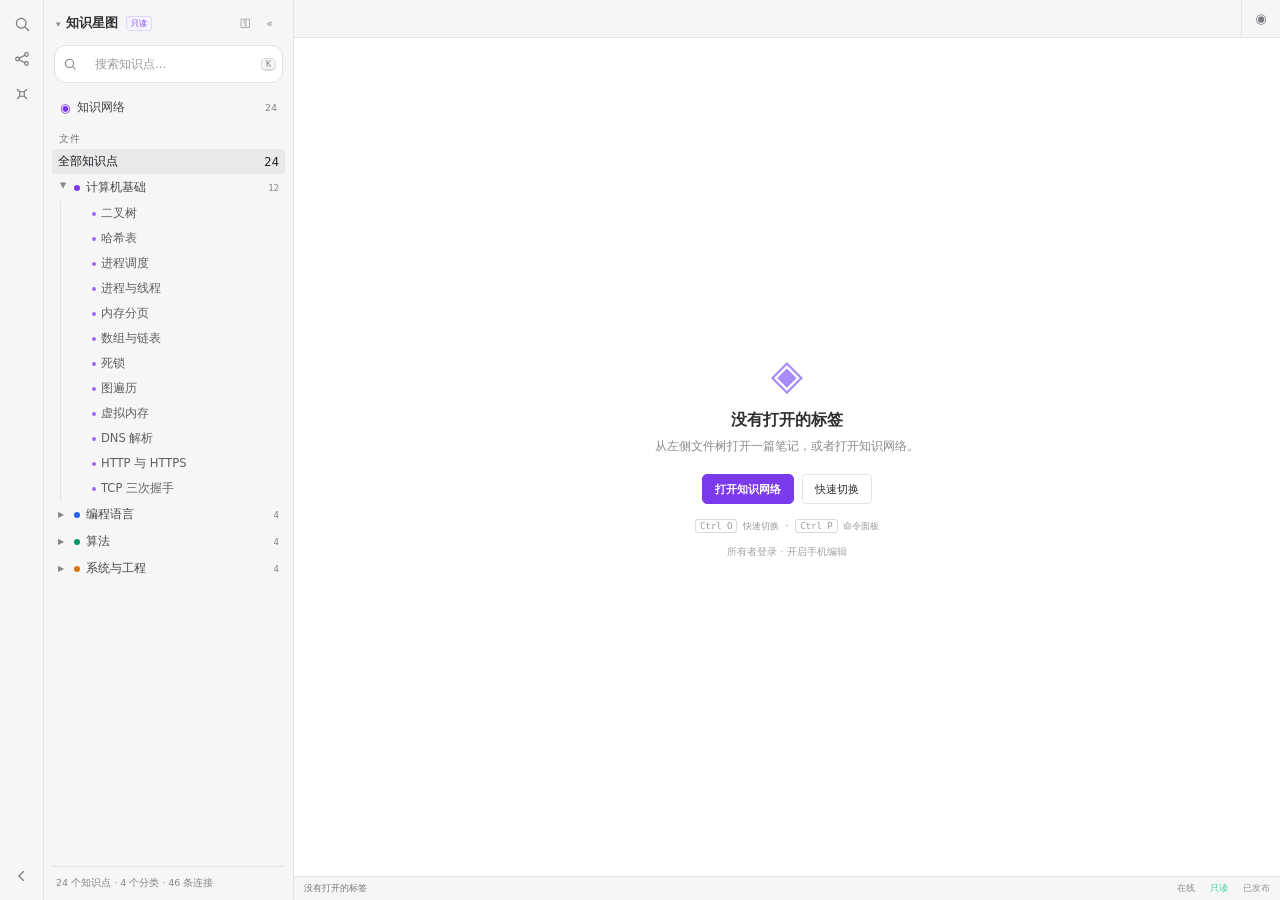
<file: prototype/index.html>
<!DOCTYPE html>
<html lang="zh-CN" data-design="8">
<head>
  <meta charset="UTF-8" />
  <meta name="viewport" content="width=device-width, initial-scale=1.0" />
  <meta name="color-scheme" content="light" />
  <meta name="theme-color" content="#ffffff" />
  <meta name="application-name" content="知识星图" />
  <meta name="mobile-web-app-capable" content="yes" />
  <meta name="apple-mobile-web-app-capable" content="yes" />
  <meta name="apple-mobile-web-app-status-bar-style" content="default" />
  <meta name="apple-mobile-web-app-title" content="知识星图" />
  <link rel="manifest" href="manifest.webmanifest" />
  <link rel="apple-touch-icon" href="icons/apple-touch-icon.png" />
  <link rel="icon" href="data:image/svg+xml,%3Csvg xmlns='http://www.w3.org/2000/svg' viewBox='0 0 16 16'%3E%3Ccircle cx='8' cy='8' r='7' fill='%237c3aed'/%3E%3C/svg%3E" />
  <title>知识星图 · 交互原型 v1.1（手机所有者编辑）</title>
  <link rel="stylesheet" href="styles.css?v=22" />
  <link rel="stylesheet" href="designs/designs.css?v=22" />
  <link rel="stylesheet" href="obsidian.css?v=22" />
</head>
<body>
  <div id="pwa-titlebar" class="pwa-titlebar" aria-hidden="true">
    <span class="pwa-titlebar-grip">⠿</span>
    <span class="pwa-titlebar-name">知识星图</span>
    <span class="pwa-titlebar-sub">KNOWLEDGE NEBULA</span>
  </div>

  <div id="app">
    <aside id="ribbon" aria-label="功能区">
      <button id="ribbon-new" class="ribbon-btn" title="新建笔记" aria-label="新建笔记">
        <svg viewBox="0 0 24 24" aria-hidden="true"><path d="M12 5v14M5 12h14"></path></svg>
      </button>
      <button id="ribbon-search" class="ribbon-btn" title="搜索" aria-label="搜索">
        <svg viewBox="0 0 24 24" aria-hidden="true"><circle cx="11" cy="11" r="6.5"></circle><path d="M16 16l5 5"></path></svg>
      </button>
      <button id="ribbon-graph" class="ribbon-btn" title="知识网络" aria-label="知识网络">
        <svg viewBox="0 0 24 24" aria-hidden="true"><circle cx="6" cy="12" r="2.4"></circle><circle cx="18" cy="6" r="2.4"></circle><circle cx="18" cy="18" r="2.4"></circle><path d="M8.2 11L15.8 7M8.2 13l7.6 4"></path></svg>
      </button>
      <button id="ribbon-palette" class="ribbon-btn" title="命令面板 (Ctrl+P)" aria-label="命令面板">
        <svg viewBox="0 0 24 24" aria-hidden="true"><path d="M9 9h6v6H9zM9 9L6 6M15 9l3-3M9 15l-3 3M15 15l3 3"></path></svg>
      </button>
      <div class="ribbon-spacer"></div>
      <button id="ribbon-install" class="ribbon-btn hidden" title="安装到桌面 / 主屏幕" aria-label="安装到桌面">
        <svg viewBox="0 0 24 24" aria-hidden="true"><path d="M12 3v11M8 10l4 4 4-4M5 21h14"></path></svg>
      </button>
      <button id="ribbon-backup" class="ribbon-btn" title="导出备份" aria-label="导出备份">
        <svg viewBox="0 0 24 24" aria-hidden="true"><path d="M12 3v6M8 6l4-4 4 4M12 21v-6M8 18l4 4 4-4M3 12h6M6 8l-4 4 4 4M21 12h-6M18 8l4 4-4 4"></path></svg>
      </button>
      <button id="ribbon-settings" class="ribbon-btn" title="收起分类栏" aria-label="收起分类栏">
        <svg viewBox="0 0 24 24" aria-hidden="true"><path d="M14 6l-6 6 6 6"></path></svg>
      </button>
    </aside>

    <aside id="sidebar" aria-label="文件">
      <div class="vault-head">
        <div class="vault-title">
          <span class="vault-grip" title="拖动窗口" aria-hidden="true">⠿</span>
          <span class="vault-chevron">▾</span>
          <span>知识星图</span>
        </div>
        <div class="vault-actions">
          <button id="vault-new" class="icon-btn" title="新建笔记" aria-label="新建笔记">＋</button>
          <button id="vault-owner" class="icon-btn owner-btn" title="所有者登录 / GitHub 发布" aria-label="所有者登录">⚿</button>
          <button id="sidebar-collapse" class="icon-btn desktop-only" title="收起分类栏" aria-label="收起分类栏" aria-expanded="true">«</button>
          <button id="sidebar-close" class="icon-btn mobile-only" aria-label="关闭分类栏">✕</button>
        </div>
      </div>

      <div class="sidebar-search">
        <svg class="search-icon" viewBox="0 0 24 24" aria-hidden="true">
          <circle cx="11" cy="11" r="7"></circle>
          <line x1="16.5" y1="16.5" x2="21" y2="21"></line>
        </svg>
        <input id="search-input" type="search" placeholder="搜索知识点…" autocomplete="off" aria-label="搜索" />
        <kbd>K</kbd>
      </div>

      <button id="sidebar-graph" class="sidebar-graph" type="button" title="打开知识网络">
        <span class="sidebar-graph-icon">◉</span>
        <span class="sidebar-graph-label">知识网络</span>
        <span id="sidebar-graph-count" class="sidebar-graph-count"></span>
      </button>

      <div class="explorer-head">
        <span>文件</span>
      </div>

      <div id="tree-section" class="tree-section">
        <div id="category-tree" class="category-tree"></div>
      </div>

      <div id="search-results" class="search-results hidden">
        <div class="section-label">搜索结果</div>
        <div id="search-result-list" class="result-list"></div>
      </div>

      <div class="sidebar-foot">
        <div id="stats" class="stats"></div>
        <div class="sidebar-actions">
          <button id="btn-add" class="btn primary side-add" title="新建知识点 (N)" aria-label="新建知识点">
            <span class="plus">+</span>新建
          </button>
          <button id="btn-more" class="icon-btn side-more" title="数据与备份" aria-label="数据与备份" aria-haspopup="menu" aria-expanded="false">⋯</button>
          <div id="more-menu" class="more-menu hidden" role="menu">
            <button id="btn-export" class="more-item" role="menuitem">导出备份 JSON</button>
            <button id="btn-import" class="more-item" role="menuitem">导入备份 JSON</button>
            <div class="more-sep"></div>
            <button id="btn-export-md" class="more-item" role="menuitem">导出 Obsidian Vault（.zip）</button>
            <button id="btn-import-md" class="more-item" role="menuitem">导入 Markdown 笔记</button>
            <button id="btn-publish" class="more-item" role="menuitem">导出发布快照</button>
            <button id="btn-publish-github" class="more-item" role="menuitem">发布到 GitHub Pages</button>
            <div class="more-sep"></div>
            <button id="btn-reset" class="more-item danger-text" role="menuitem">恢复示例数据</button>
          </div>
          <input id="import-file" type="file" accept=".json,application/json" hidden />
          <input id="import-md" type="file" accept=".md,.markdown,text/markdown" multiple hidden />
        </div>
      </div>
    </aside>

    <main id="workspace">
      <header id="workspace-tabs">
        <div id="editor-tabs" class="editor-tabs" role="tablist" aria-label="打开的标签"></div>
        <div class="tab-actions">
          <button id="tab-new" class="icon-btn" title="新建笔记" aria-label="新建笔记">＋</button>
          <button id="tab-graph" class="icon-btn" title="打开知识网络" aria-label="打开知识网络">◉</button>
        </div>
      </header>

      <section id="stage">
      <button id="sidebar-expand" class="icon-btn sidebar-expand" title="展开分类栏" aria-label="展开分类栏">»</button>
      <button id="sidebar-toggle" class="icon-btn sidebar-toggle mobile-only" aria-label="打开知识点分类">☰</button>

      <div id="empty-workspace" class="empty-workspace hidden">
        <div class="empty-mark">◈</div>
        <div class="empty-title">没有打开的标签</div>
        <p class="empty-desc">从左侧文件树打开一篇笔记，或者打开知识网络。</p>
        <div class="empty-actions">
          <button id="empty-new" class="btn">新建笔记</button>
          <button id="empty-graph" class="btn primary">打开知识网络</button>
          <button id="empty-switch" class="btn ghost">快速切换</button>
          <button id="empty-install" class="btn ghost hidden">安装到桌面</button>
        </div>
        <div class="empty-hint"><kbd>Ctrl O</kbd> 快速切换 · <kbd>Ctrl P</kbd> 命令面板</div>
        <button id="empty-owner" class="owner-entry" type="button">所有者登录 · 开启手机编辑</button>
      </div>

      <section id="graph-wrap" aria-label="3D 知识星图">
        <div id="graph"></div>
        <div id="labels-layer" aria-hidden="true"></div>
        <canvas id="graph-fallback" aria-label="知识网络 2D 兼容视图"></canvas>
        <div id="graph-fallback-tag" class="graph-fallback-tag">2D 兼容视图</div>
        <div class="vignette" aria-hidden="true"></div>

        <div class="graph-tools">
          <button id="btn-rotate" class="icon-btn active" title="暂停自动旋转" aria-label="暂停自动旋转">⟳</button>
          <button id="btn-fit" class="icon-btn" title="适配视图" aria-label="适配视图">⤢</button>
          <button id="btn-collapse-graph" class="icon-btn" title="收起图谱标签" aria-label="收起图谱标签">—</button>
        </div>

        <div id="graph-hint" class="graph-hint">
          <span class="hint-dot"></span>拖拽旋转 · 滚轮缩放 · 点击节点打开知识点
        </div>
      </section>

      <section id="data-grid" aria-label="其他数据">
        <article class="data-card card-recent">
          <div class="card-head">
            <span class="card-label">最近更新</span>
            <span class="card-sub" id="recent-count"></span>
          </div>
          <div id="recent-list" class="recent-list"></div>
        </article>

        <article class="data-card card-overview">
          <div class="card-head">
            <span class="card-label">数据概览</span>
            <span class="card-sub">实时</span>
          </div>
          <div id="overview-grid" class="overview-grid"></div>
        </article>
      </section>

      <div id="workspace-hint" aria-hidden="true">
        <div class="workspace-kicker">WORKSPACE</div>
        <div class="workspace-title">选择一个知识点</div>
        <p class="workspace-desc">点击左侧分类下的文件，或星图上的节点；内容会在这里打开并直接编辑。</p>
        <div class="workspace-meta"><kbd>N</kbd> 新建知识点 · <kbd>K</kbd> 搜索 · <kbd>Ctrl P</kbd> 命令面板 · <kbd>Ctrl O</kbd> 快速切换</div>
      </div>

      <aside id="detail-panel" aria-label="知识点页面">
        <div class="panel-head">
          <button id="panel-close" class="back-btn" title="返回星图 (Esc)">← 星图</button>
          <div class="panel-head-left">
            <span id="panel-category-chip" class="chip">—</span>
            <span id="panel-updated" class="panel-updated"></span>
          </div>
          <button id="panel-source" class="icon-btn source-btn" title="Markdown 源码 (Ctrl+Shift+M)" aria-label="Markdown 源码">M↓</button>
          <button id="panel-reading" class="icon-btn reading-btn" title="切换阅读视图 (Ctrl+E)" aria-label="切换阅读视图">▤</button>
        </div>

        <div class="note-content">
        <div class="note-body">
          <input id="kp-title" class="kp-title-input" type="text" placeholder="知识点标题" maxlength="100" aria-label="知识点标题" />

          <div class="meta-row">
            <label class="meta-field">
              <span>分类</span>
              <select id="kp-category-select" aria-label="所属分类"></select>
            </label>
            <label class="meta-field tags-field">
              <span>标签</span>
              <input id="kp-tags" type="text" placeholder="用逗号分隔，例如：进程, 并发" aria-label="标签" />
            </label>
          </div>

          <div class="toolbar" role="toolbar" aria-label="格式工具栏">
            <button type="button" data-cmd="bold" title="加粗"><b>B</b></button>
            <button type="button" data-cmd="italic" title="斜体"><i>I</i></button>
            <button type="button" data-cmd="strikeThrough" title="删除线"><s>S</s></button>
            <span class="toolbar-divider"></span>
            <button type="button" data-block="h2" title="二级标题">H2</button>
            <button type="button" data-block="h3" title="三级标题">H3</button>
            <span class="toolbar-divider"></span>
            <button type="button" data-cmd="insertUnorderedList" title="无序列表">•</button>
            <button type="button" data-cmd="insertOrderedList" title="有序列表">1.</button>
            <button type="button" data-block="blockquote" title="引用">❝</button>
            <button type="button" data-block="pre" title="代码块">&lt;/&gt;</button>
            <span class="toolbar-divider"></span>
            <button type="button" id="btn-wikilink" title="插入双向链接 [[知识点]]">[[ ]]</button>
            <button type="button" id="btn-link" title="插入普通链接">🔗</button>
            <button type="button" id="btn-image" title="插入图片">🖼</button>
            <button type="button" id="btn-table" title="插入表格">⊞</button>
            <button type="button" id="btn-formula" title="插入公式块">∑</button>
            <button type="button" id="btn-mermaid" title="插入 Mermaid 图">◇</button>
            <span class="toolbar-divider"></span>
            <button type="button" data-cmd="removeFormat" title="清除格式">⌫</button>
          </div>

          <div id="editor" class="editor" contenteditable="true" spellcheck="false" role="textbox" aria-multiline="true" aria-label="知识点正文">
            <p class="editor-placeholder">在这里直接编辑…</p>
          </div>

          <div id="markdown-source-wrap" class="markdown-source-wrap" aria-hidden="true">
            <div class="markdown-source-head">
              <span class="markdown-source-kicker">MARKDOWN</span>
              <span class="markdown-source-hint">源码 · 实时预览</span>
            </div>
            <div class="markdown-source-grid">
              <textarea id="markdown-source" class="markdown-source-input" spellcheck="false" aria-label="Markdown 源码"></textarea>
              <div id="markdown-preview" class="editor markdown-preview" aria-label="Markdown 预览"></div>
            </div>
          </div>
        </div>

        <aside id="note-inspector" class="note-inspector" aria-label="笔记信息">
          <section class="inspector-section">
            <div class="inspector-head"><span>大纲</span><span id="outline-count" class="inspector-count">0</span></div>
            <div id="note-outline" class="inspector-list"></div>
          </section>
          <section class="inspector-section">
            <div class="inspector-head"><span>反向链接</span><span id="backlink-count" class="inspector-count">0</span></div>
            <div id="note-backlinks" class="inspector-list"></div>
          </section>
          <section class="inspector-section">
            <div class="inspector-head"><span>出链</span><span id="outlink-count" class="inspector-count">0</span></div>
            <div id="note-outlinks" class="inspector-list"></div>
          </section>
        </aside>
        </div>

        <div class="panel-foot">
          <span id="save-status" class="save-status">—</span>
          <div class="panel-actions">
            <button id="btn-publish-note" class="btn tiny primary publish-note" title="发布到 GitHub Pages">发布</button>
            <button id="btn-history" class="btn tiny" title="查看版本历史">历史 <span id="history-count" class="history-count">0</span></button>
            <button id="btn-delete" class="btn tiny danger" title="删除知识点">删除</button>
          </div>
        </div>
      </aside>
      </section>

      <footer id="workspace-status">
        <span id="status-file">知识网络</span>
        <span id="status-backlinks"></span>
        <span id="status-words"></span>
        <span class="status-spacer"></span>
        <span id="status-network">在线</span>
        <span id="status-save">已保存</span>
        <span id="status-vault">知识星图</span>
      </footer>
    </main>

    <div id="mobile-overlay" class="mobile-overlay hidden"></div>
  </div>

  <div id="toast" class="toast" role="status" aria-live="polite"></div>

  <div id="owner-modal" class="modal hidden" role="dialog" aria-modal="true" aria-labelledby="owner-title">
    <div class="modal-backdrop" data-close-owner></div>
    <div class="modal-card owner-modal-card">
      <div class="modal-head">
        <div>
          <div class="history-eyebrow">OWNER · GITHUB</div>
          <h2 id="owner-title">所有者编辑</h2>
        </div>
        <button id="owner-close" class="icon-btn" aria-label="关闭所有者设置">✕</button>
      </div>
      <p class="owner-desc">
        这是一个公开只读站点。粘贴一个仅限 <strong>myfirstname600-cmd/Obsidian</strong> 仓库
        <strong>Contents: Read and write</strong> 的 GitHub Token，即可在手机/本机开启编辑，并直接把发布快照写回 GitHub Pages。
      </p>
      <label class="owner-field">
        <span>Fine-grained GitHub Token</span>
        <input id="owner-token" type="password" autocomplete="off" spellcheck="false" placeholder="github_pat_..." />
      </label>
      <div class="owner-repo">
        <span id="owner-status">未连接</span>
        <code>prototype/published-vault.js → main</code>
      </div>
      <div class="owner-steps">
        <a href="https://github.com/settings/tokens?type=beta" target="_blank" rel="noopener">打开 GitHub Token 页面</a>
        <span> → Fine-grained token → 选择仓库 Obsidian → Contents: Read and write</span>
      </div>
      <div class="owner-warning">
        Token 只保存在当前设备浏览器 localStorage；不会写入仓库。请使用最小权限 Token，并设置过期时间。共享设备建议用完清除。
      </div>
      <div class="owner-actions">
        <button id="owner-clear" class="btn tiny" type="button">清除 Token</button>
        <span class="owner-spacer"></span>
        <button id="owner-cancel" class="btn tiny" type="button">取消</button>
        <button id="owner-connect" class="btn primary tiny" type="button">验证并启用编辑</button>
      </div>
    </div>
  </div>

  <div id="history-modal" class="modal hidden" role="dialog" aria-modal="true" aria-labelledby="history-title">
    <div class="modal-backdrop" data-close-history></div>
    <div class="modal-card history-modal-card">
      <div class="modal-head">
        <div>
          <div class="history-eyebrow">VERSIONS</div>
          <h2 id="history-title">版本历史</h2>
        </div>
        <button id="history-close" class="icon-btn" aria-label="关闭版本历史">✕</button>
      </div>
      <div id="history-list" class="history-list"></div>
      <div class="history-foot">
        <span>停止输入后自动保存，并在每次保存时记录版本；最多保留 40 个。</span>
        <span class="history-local">仅存当前浏览器</span>
      </div>
    </div>
  </div>

  <div id="command-palette" class="palette hidden" role="dialog" aria-modal="true" aria-labelledby="palette-title">
    <div class="palette-backdrop" data-close-palette></div>
    <div class="palette-card">
      <div class="palette-input-row">
        <span id="palette-title" class="palette-mode">命令</span>
        <input id="palette-input" type="text" autocomplete="off" spellcheck="false" placeholder="输入命令或搜索知识点…" aria-label="命令面板输入" />
      </div>
      <div id="palette-list" class="palette-list" role="listbox"></div>
      <div class="palette-foot">
        <span><kbd>↑</kbd><kbd>↓</kbd> 选择</span>
        <span><kbd>↵</kbd> 执行</span>
        <span><kbd>esc</kbd> 关闭</span>
        <span class="palette-hint"><kbd>Ctrl</kbd>+<kbd>P</kbd> 命令 · <kbd>Ctrl</kbd>+<kbd>O</kbd> 快速切换</span>
      </div>
    </div>
  </div>

  <script src="vendor/3d-force-graph.min.js?v=22"></script>
  <script src="vendor/jszip.min.js?v=22"></script>
  <script src="data.js?v=22"></script>
  <script src="published-vault.js?v=22"></script>
  <script src="markdown.js?v=22"></script>
  <script src="app.js?v=22"></script>
  <script>
    if ('serviceWorker' in navigator && /^https?:$/.test(location.protocol)) {
      window.addEventListener('load', function () {
        navigator.serviceWorker.register('./service-worker.js', { scope: './' }).catch(function () {
          /* file://、隐私模式或本地静态服务可能不支持 SW */
        });
      });
    }
  </script>
</body>
</html>
</file>
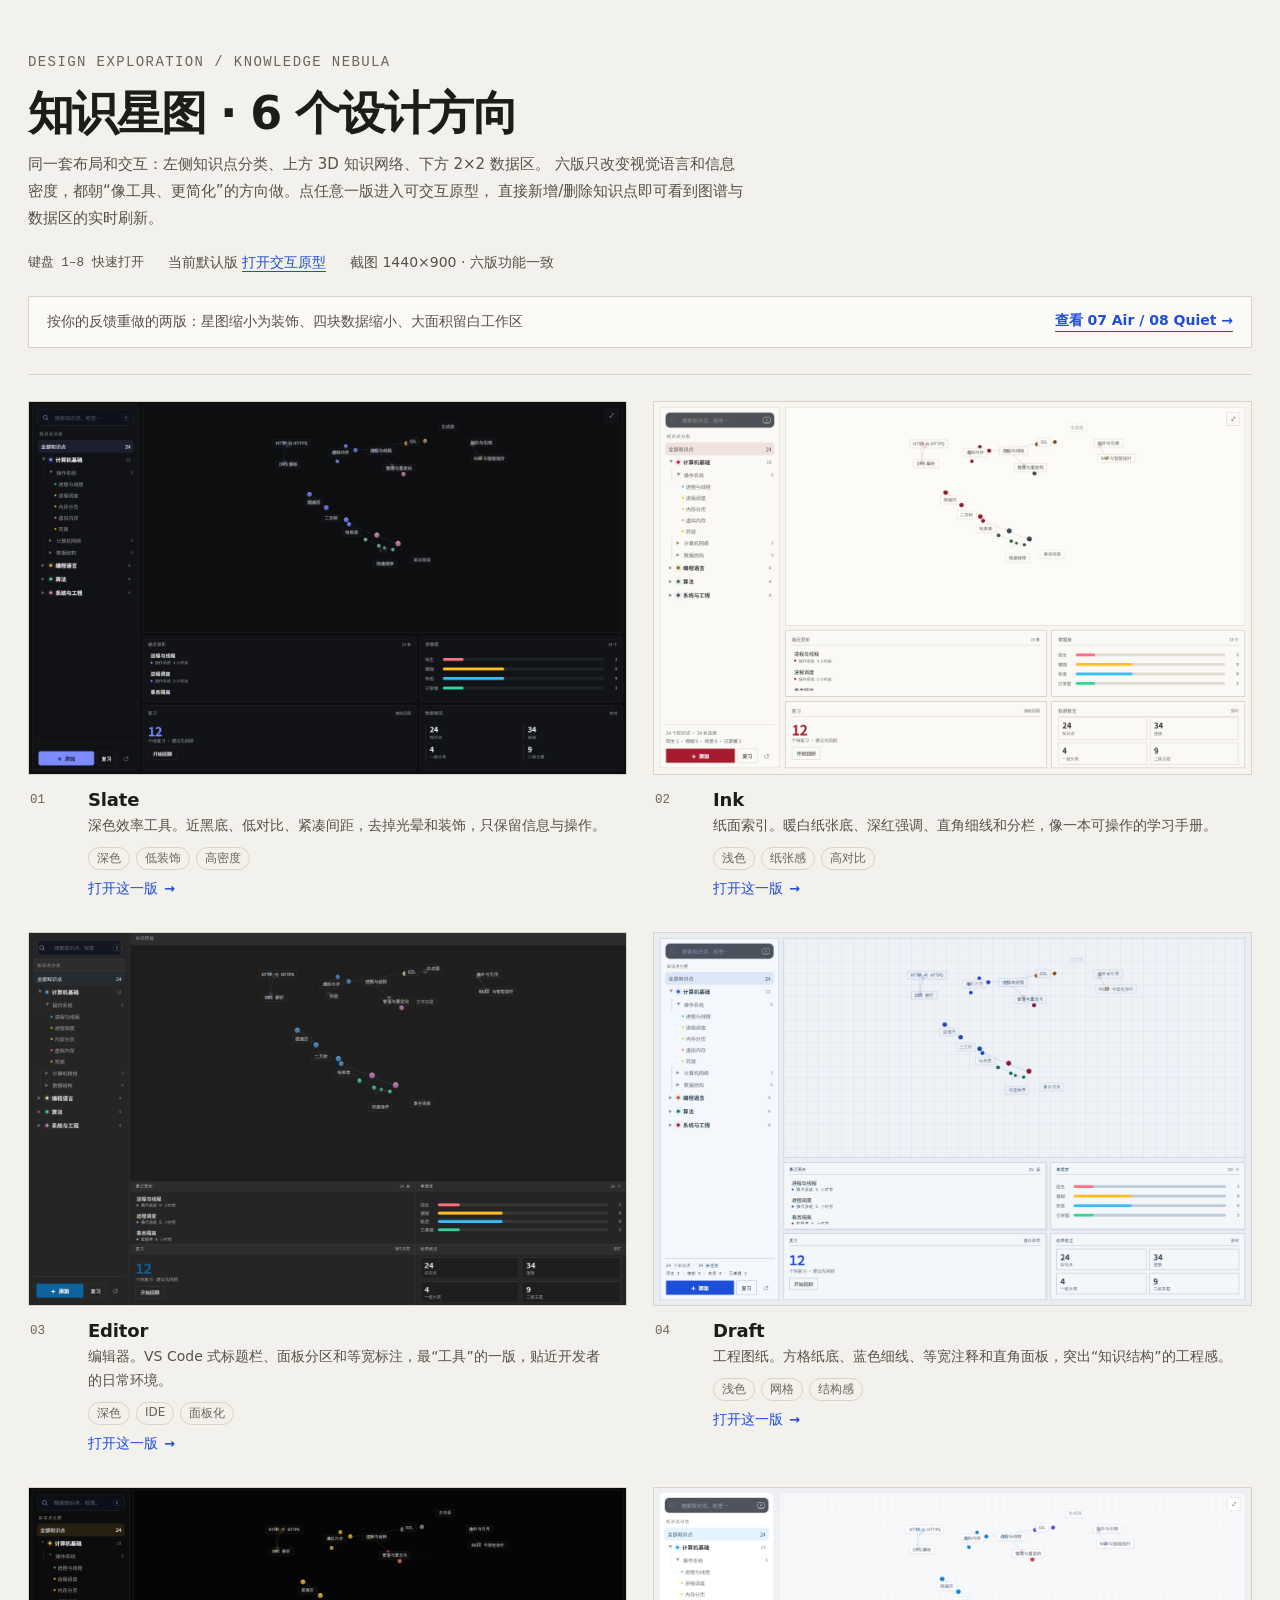
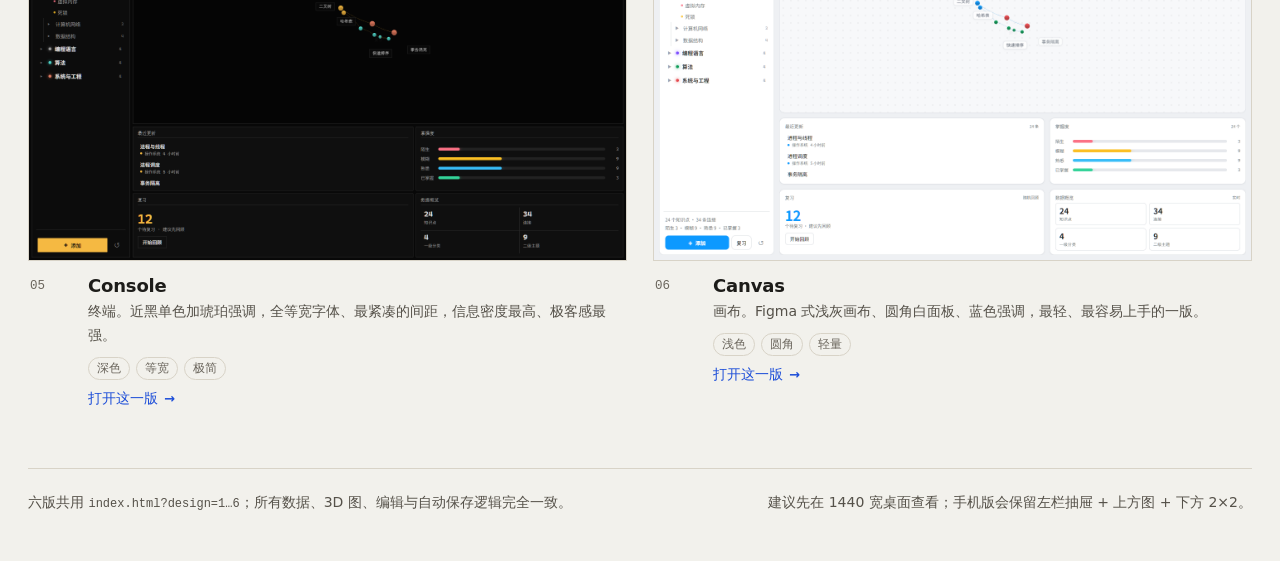
<file: prototype/designs/index.html>
<!DOCTYPE html>
<html lang="zh-CN">
<head>
  <meta charset="UTF-8" />
  <meta name="viewport" content="width=device-width, initial-scale=1.0" />
  <title>知识星图 · 6 个设计方向</title>
  <style>
    :root {
      --bg: #f2f1ec;
      --panel: #fbfaf6;
      --ink: #1d1c19;
      --muted: #555149;
      --faint: #6a655c;
      --line: #d8d3c7;
      --accent: #1d4ed8;
    }
    * { box-sizing: border-box; }
    html, body { margin: 0; background: var(--bg); color: var(--ink); }
    body {
      font-family: "Inter", "Noto Sans SC", "PingFang SC", "Microsoft YaHei", system-ui, sans-serif;
      -webkit-font-smoothing: antialiased;
    }
    a { color: inherit; text-decoration: none; }
    .wrap { width: min(1360px, calc(100vw - 56px)); margin: 0 auto; }
    header { padding: 54px 0 26px; border-bottom: 1px solid var(--line); }
    .kicker {
      font-family: "JetBrains Mono", "Cascadia Code", Consolas, monospace;
      font-size: 14px;
      letter-spacing: 0.1em;
      color: var(--faint);
      margin-bottom: 18px;
    }
    h1 {
      margin: 0 0 12px;
      font-size: clamp(28px, 4vw, 46px);
      line-height: 1.1;
      letter-spacing: -0.035em;
      font-weight: 650;
    }
    .intro {
      max-width: 720px;
      margin: 0;
      color: var(--muted);
      font-size: 15px;
      line-height: 1.8;
    }
    .meta-row {
      display: flex;
      flex-wrap: wrap;
      gap: 16px 24px;
      align-items: center;
      margin-top: 22px;
      font-size: 14px;
      color: var(--muted);
    }
    .meta-row a { color: var(--accent); border-bottom: 1px solid currentColor; padding-bottom: 1px; }
    .kbd-hint {
      font-family: "JetBrains Mono", "Cascadia Code", Consolas, monospace;
      font-size: 12.5px;
      color: var(--muted);
    }
    .round2-link {
      margin-top: 24px;
      padding: 15px 18px;
      border: 1px solid var(--line);
      background: var(--panel);
      display: flex;
      flex-wrap: wrap;
      align-items: center;
      justify-content: space-between;
      gap: 12px;
      font-size: 14px;
      color: var(--muted);
    }
    .round2-link a {
      color: var(--accent);
      font-weight: 600;
      border-bottom: 1px solid currentColor;
      padding-bottom: 1px;
    }
    main { padding: 26px 0 60px; }
    .grid {
      display: grid;
      grid-template-columns: 1fr 1fr;
      gap: 34px 26px;
    }
    .card { display: block; min-width: 0; }
    .thumb {
      position: relative;
      border: 1px solid var(--line);
      background: #e7e5df;
      overflow: hidden;
      aspect-ratio: 1440 / 900;
      transition: transform 0.35s cubic-bezier(0.2, 0.8, 0.2, 1), box-shadow 0.35s;
    }
    .thumb img { display: block; width: 100%; height: 100%; object-fit: cover; }
    .card:hover .thumb {
      transform: translateY(-4px);
      box-shadow: 0 22px 50px rgba(30, 27, 22, 0.14);
    }
    .card-meta {
      display: grid;
      grid-template-columns: 44px 1fr;
      gap: 14px;
      padding: 14px 2px 0;
    }
    .num {
      font-family: "JetBrains Mono", "Cascadia Code", Consolas, monospace;
      font-size: 12.5px;
      color: var(--faint);
      padding-top: 4px;
    }
    h2 { margin: 0 0 4px; font-size: 18px; letter-spacing: -0.01em; font-weight: 650; }
    .card p { margin: 0; color: var(--muted); font-size: 14px; line-height: 1.7; max-width: 520px; }
    .tags { display: flex; flex-wrap: wrap; gap: 6px; margin-top: 9px; }
    .tags span {
      font-size: 12px;
      color: var(--faint);
      border: 1px solid var(--line);
      padding: 2px 8px;
      border-radius: 999px;
    }
    .open {
      display: inline-flex;
      align-items: center;
      gap: 6px;
      margin-top: 10px;
      font-size: 14px;
      color: var(--accent);
      font-weight: 550;
    }
    .open::after { content: "→"; font-size: 13px; }
    footer {
      border-top: 1px solid var(--line);
      padding: 22px 0 46px;
      display: flex;
      flex-wrap: wrap;
      gap: 16px;
      justify-content: space-between;
      color: var(--muted);
      font-size: 14px;
      line-height: 1.7;
    }
    code {
      font-family: "JetBrains Mono", "Cascadia Code", Consolas, monospace;
      font-size: 12px;
      color: var(--muted);
    }
    @media (max-width: 900px) {
      .wrap { width: calc(100vw - 32px); }
      header { padding-top: 34px; }
      .grid { grid-template-columns: 1fr; gap: 30px; }
      .card-meta { grid-template-columns: 34px 1fr; }
    }
  </style>
</head>
<body>
  <div class="wrap">
    <header>
      <div class="kicker">DESIGN EXPLORATION / KNOWLEDGE NEBULA</div>
      <h1>知识星图 · 6 个设计方向</h1>
      <p class="intro">
        同一套布局和交互：左侧知识点分类、上方 3D 知识网络、下方 2×2 数据区。
        六版只改变视觉语言和信息密度，都朝“像工具、更简化”的方向做。点任意一版进入可交互原型，
        直接新增/删除知识点即可看到图谱与数据区的实时刷新。
      </p>
      <div class="meta-row">
        <span class="kbd-hint">键盘 1–8 快速打开</span>
        <span>当前默认版 <a href="../index.html">打开交互原型</a></span>
        <span>截图 1440×900 · 六版功能一致</span>
      </div>
      <div class="round2-link">
        <span>按你的反馈重做的两版：星图缩小为装饰、四块数据缩小、大面积留白工作区</span>
        <a href="round2.html">查看 07 Air / 08 Quiet →</a>
      </div>
    </header>

    <main class="grid">
      <a class="card" href="../index.html?design=1" data-key="1">
        <div class="thumb"><img src="../shots/design-1.png" alt="Slate 设计方向：深色、低装饰的效率工具" loading="lazy" /></div>
        <div class="card-meta">
          <div class="num">01</div>
          <div>
            <h2>Slate</h2>
            <p>深色效率工具。近黑底、低对比、紧凑间距，去掉光晕和装饰，只保留信息与操作。</p>
            <div class="tags"><span>深色</span><span>低装饰</span><span>高密度</span></div>
            <span class="open">打开这一版</span>
          </div>
        </div>
      </a>

      <a class="card" href="../index.html?design=2" data-key="2">
        <div class="thumb"><img src="../shots/design-2.png" alt="Ink 设计方向：暖白纸张、深红强调的索引工具" loading="lazy" /></div>
        <div class="card-meta">
          <div class="num">02</div>
          <div>
            <h2>Ink</h2>
            <p>纸面索引。暖白纸张底、深红强调、直角细线和分栏，像一本可操作的学习手册。</p>
            <div class="tags"><span>浅色</span><span>纸张感</span><span>高对比</span></div>
            <span class="open">打开这一版</span>
          </div>
        </div>
      </a>

      <a class="card" href="../index.html?design=3" data-key="3">
        <div class="thumb"><img src="../shots/design-3.png" alt="Editor 设计方向：VS Code 式编辑器界面" loading="lazy" /></div>
        <div class="card-meta">
          <div class="num">03</div>
          <div>
            <h2>Editor</h2>
            <p>编辑器。VS Code 式标题栏、面板分区和等宽标注，最“工具”的一版，贴近开发者的日常环境。</p>
            <div class="tags"><span>深色</span><span>IDE</span><span>面板化</span></div>
            <span class="open">打开这一版</span>
          </div>
        </div>
      </a>

      <a class="card" href="../index.html?design=4" data-key="4">
        <div class="thumb"><img src="../shots/design-4.png" alt="Draft 设计方向：工程图纸网格与蓝色细线" loading="lazy" /></div>
        <div class="card-meta">
          <div class="num">04</div>
          <div>
            <h2>Draft</h2>
            <p>工程图纸。方格纸底、蓝色细线、等宽注释和直角面板，突出“知识结构”的工程感。</p>
            <div class="tags"><span>浅色</span><span>网格</span><span>结构感</span></div>
            <span class="open">打开这一版</span>
          </div>
        </div>
      </a>

      <a class="card" href="../index.html?design=5" data-key="5">
        <div class="thumb"><img src="../shots/design-5.png" alt="Console 设计方向：终端式近黑单色界面" loading="lazy" /></div>
        <div class="card-meta">
          <div class="num">05</div>
          <div>
            <h2>Console</h2>
            <p>终端。近黑单色加琥珀强调，全等宽字体、最紧凑的间距，信息密度最高、极客感最强。</p>
            <div class="tags"><span>深色</span><span>等宽</span><span>极简</span></div>
            <span class="open">打开这一版</span>
          </div>
        </div>
      </a>

      <a class="card" href="../index.html?design=6" data-key="6">
        <div class="thumb"><img src="../shots/design-6.png" alt="Canvas 设计方向：Figma 式浅色画布与圆角面板" loading="lazy" /></div>
        <div class="card-meta">
          <div class="num">06</div>
          <div>
            <h2>Canvas</h2>
            <p>画布。Figma 式浅灰画布、圆角白面板、蓝色强调，最轻、最容易上手的一版。</p>
            <div class="tags"><span>浅色</span><span>圆角</span><span>轻量</span></div>
            <span class="open">打开这一版</span>
          </div>
        </div>
      </a>
    </main>

    <footer>
      <span>六版共用 <code>index.html?design=1…6</code>；所有数据、3D 图、编辑与自动保存逻辑完全一致。</span>
      <span>建议先在 1440 宽桌面查看；手机版会保留左栏抽屉 + 上方图 + 下方 2×2。</span>
    </footer>
  </div>

  <script>
    document.addEventListener('keydown', function (event) {
      if (event.target && /input|textarea|select/i.test(event.target.tagName)) return;
      if (/^[1-8]$/.test(event.key)) {
        window.location.href = '../index.html?design=' + event.key;
      }
    });
  </script>
</body>
</html>
</file>
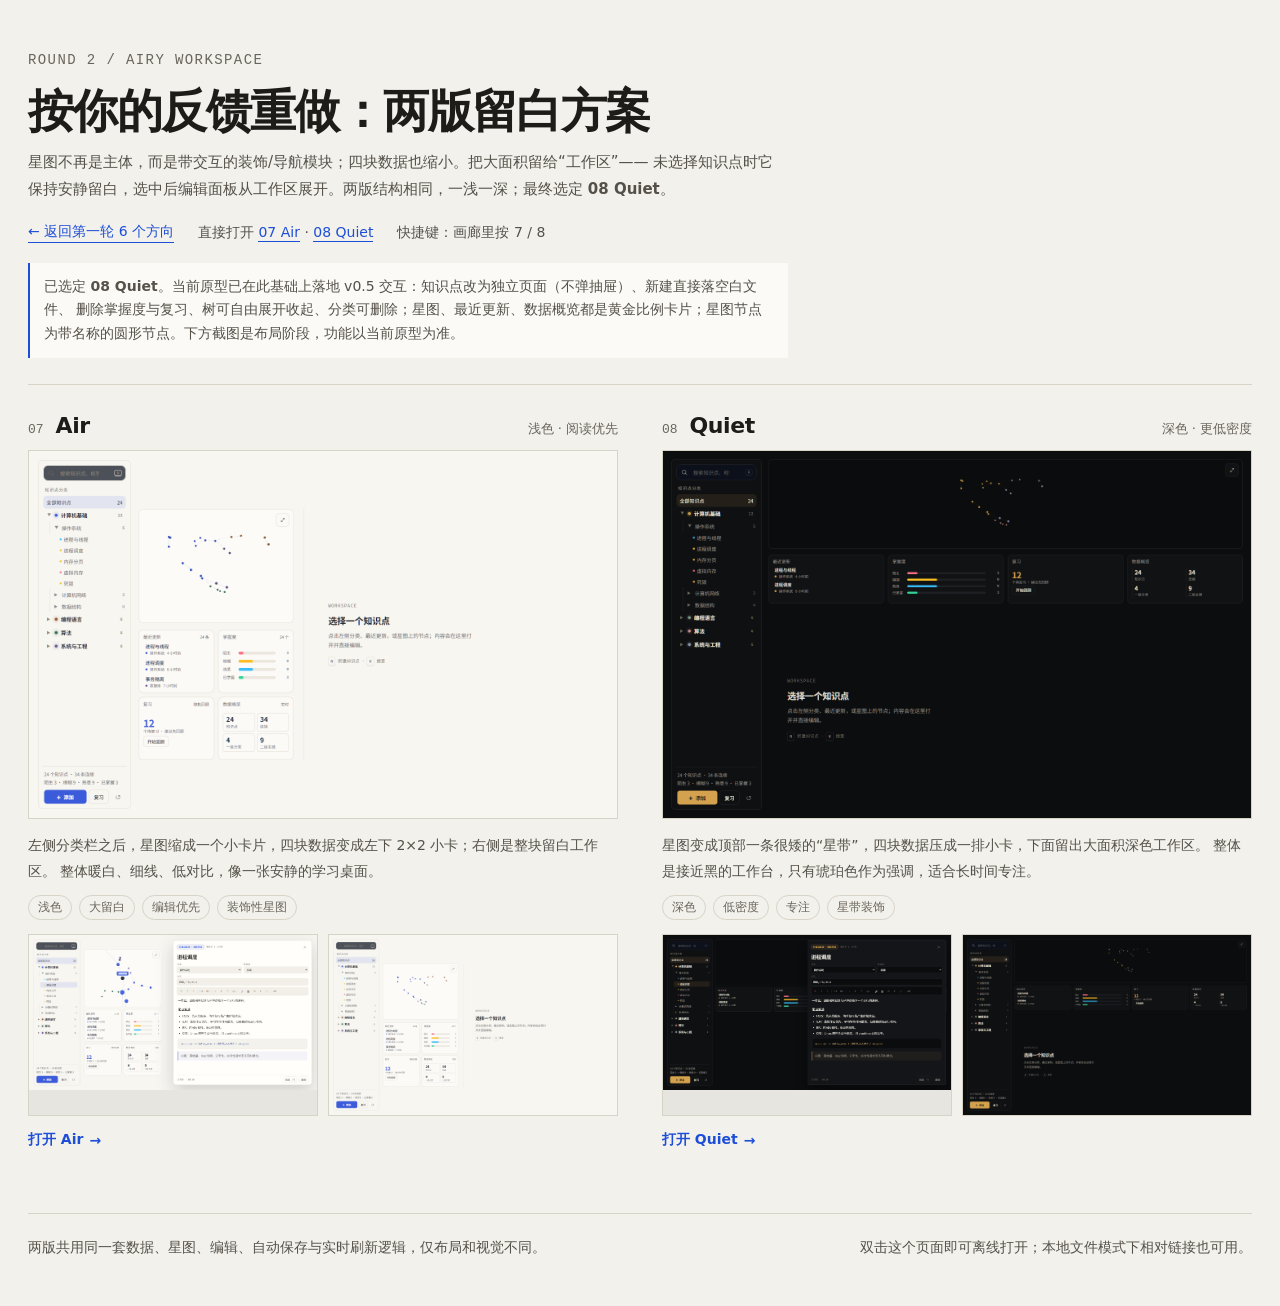
<file: prototype/designs/round2.html>
<!DOCTYPE html>
<html lang="zh-CN">
<head>
  <meta charset="UTF-8" />
  <meta name="viewport" content="width=device-width, initial-scale=1.0" />
  <title>知识星图 · 两版留白方案</title>
  <style>
    :root {
      --bg: #f2f1ec;
      --panel: #fbfaf6;
      --ink: #1d1c19;
      --muted: #555149;
      --faint: #6a655c;
      --line: #d8d3c7;
      --accent: #1d4ed8;
    }
    * { box-sizing: border-box; }
    html, body { margin: 0; background: var(--bg); color: var(--ink); }
    body {
      font-family: "Inter", "Noto Sans SC", "PingFang SC", "Microsoft YaHei", system-ui, sans-serif;
      -webkit-font-smoothing: antialiased;
    }
    a { color: inherit; text-decoration: none; }
    .wrap { width: min(1320px, calc(100vw - 56px)); margin: 0 auto; }
    header { padding: 52px 0 26px; border-bottom: 1px solid var(--line); }
    .kicker {
      font-family: "JetBrains Mono", "Cascadia Code", Consolas, monospace;
      font-size: 14px;
      letter-spacing: 0.1em;
      color: var(--faint);
      margin-bottom: 18px;
    }
    h1 {
      margin: 0 0 12px;
      font-size: clamp(28px, 4vw, 46px);
      line-height: 1.1;
      letter-spacing: -0.035em;
      font-weight: 650;
    }
    .intro { max-width: 760px; margin: 0; color: var(--muted); font-size: 15px; line-height: 1.8; }
    .meta-row {
      display: flex;
      flex-wrap: wrap;
      gap: 16px 24px;
      align-items: center;
      margin-top: 20px;
      font-size: 14px;
      color: var(--muted);
    }
    .meta-row a { color: var(--accent); border-bottom: 1px solid currentColor; padding-bottom: 1px; }
    .notice {
      margin-top: 20px;
      padding: 12px 14px;
      border-left: 2px solid var(--accent);
      background: #fbfaf6;
      color: var(--muted);
      font-size: 14px;
      line-height: 1.7;
      max-width: 760px;
    }
    main { padding: 28px 0 64px; }
    .options { display: grid; grid-template-columns: 1fr 1fr; gap: 44px; }
    .option { min-width: 0; }
    .option-head { display: flex; align-items: baseline; gap: 12px; margin-bottom: 12px; }
    .num { font-family: "JetBrains Mono", "Cascadia Code", Consolas, monospace; font-size: 13px; color: var(--faint); }
    h2 { margin: 0; font-size: 22px; letter-spacing: -0.02em; font-weight: 650; }
    .style-tag { margin-left: auto; font-size: 13px; color: var(--faint); }
    .shot {
      display: block;
      border: 1px solid var(--line);
      background: #e7e5df;
      overflow: hidden;
      transition: transform 0.3s cubic-bezier(0.2, 0.8, 0.2, 1), box-shadow 0.3s;
    }
    .shot:hover { transform: translateY(-3px); box-shadow: 0 20px 44px rgba(30, 27, 22, 0.13); }
    .shot img { display: block; width: 100%; height: auto; }
    .option p { margin: 14px 0 0; color: var(--muted); font-size: 14px; line-height: 1.8; }
    .tags { display: flex; flex-wrap: wrap; gap: 7px; margin-top: 11px; }
    .tags span { font-size: 12px; color: var(--faint); border: 1px solid var(--line); padding: 3px 9px; border-radius: 999px; }
    .thumbs {
      display: grid;
      grid-template-columns: 1fr 1fr;
      gap: 10px;
      margin-top: 14px;
    }
    .thumb { display: block; border: 1px solid var(--line); background: #e7e5df; overflow: hidden; }
    .thumb img { display: block; width: 100%; height: auto; }
    .open {
      display: inline-flex;
      align-items: center;
      gap: 6px;
      margin-top: 15px;
      color: var(--accent);
      font-size: 14px;
      font-weight: 600;
    }
    .open::after { content: "→"; }
    footer {
      border-top: 1px solid var(--line);
      padding: 22px 0 46px;
      display: flex;
      flex-wrap: wrap;
      gap: 16px;
      justify-content: space-between;
      color: var(--muted);
      font-size: 14px;
      line-height: 1.7;
    }
    code { font-family: "JetBrains Mono", "Cascadia Code", Consolas, monospace; font-size: 12.5px; }
    @media (max-width: 900px) {
      .wrap { width: calc(100vw - 32px); }
      header { padding-top: 34px; }
      .options { grid-template-columns: 1fr; gap: 36px; }
      .style-tag { display: none; }
    }
  </style>
</head>
<body>
  <div class="wrap">
    <header>
      <div class="kicker">ROUND 2 / AIRY WORKSPACE</div>
      <h1>按你的反馈重做：两版留白方案</h1>
      <p class="intro">
        星图不再是主体，而是带交互的装饰/导航模块；四块数据也缩小。把大面积留给“工作区”——
        未选择知识点时它保持安静留白，选中后编辑面板从工作区展开。两版结构相同，一浅一深；最终选定 <strong>08 Quiet</strong>。
      </p>
      <div class="meta-row">
        <a href="index.html">← 返回第一轮 6 个方向</a>
        <span>直接打开 <a href="../index.html?design=7">07 Air</a> · <a href="../index.html?design=8">08 Quiet</a></span>
        <span>快捷键：画廊里按 7 / 8</span>
      </div>
      <div class="notice">
        已选定 <strong>08 Quiet</strong>。当前原型已在此基础上落地 v0.5 交互：知识点改为独立页面（不弹抽屉）、新建直接落空白文件、
        删除掌握度与复习、树可自由展开收起、分类可删除；星图、最近更新、数据概览都是黄金比例卡片；星图节点为带名称的圆形节点。下方截图是布局阶段，功能以当前原型为准。
      </div>
    </header>

    <main class="options">
      <section class="option">
        <div class="option-head">
          <span class="num">07</span>
          <h2>Air</h2>
          <span class="style-tag">浅色 · 阅读优先</span>
        </div>
        <a class="shot" href="../index.html?design=7" aria-label="打开 Air 设计">
          <img src="../shots/design-7.png" alt="Air 设计：浅色留白布局，星图与四块数据缩在左侧" />
        </a>
        <p>
          左侧分类栏之后，星图缩成一个小卡片，四块数据变成左下 2×2 小卡；右侧是整块留白工作区。
          整体暖白、细线、低对比，像一张安静的学习桌面。
        </p>
        <div class="tags"><span>浅色</span><span>大留白</span><span>编辑优先</span><span>装饰性星图</span></div>
        <div class="thumbs">
          <a class="thumb" href="../index.html?design=7" aria-label="打开 Air 编辑状态">
            <img src="../shots/design-7-panel.png" alt="Air 选中知识点后的编辑状态" />
          </a>
          <a class="thumb" href="../index.html?design=7" aria-label="打开 Air">
            <img src="../shots/design-7.png" alt="Air 空状态" />
          </a>
        </div>
        <a class="open" href="../index.html?design=7">打开 Air</a>
      </section>

      <section class="option">
        <div class="option-head">
          <span class="num">08</span>
          <h2>Quiet</h2>
          <span class="style-tag">深色 · 更低密度</span>
        </div>
        <a class="shot" href="../index.html?design=8" aria-label="打开 Quiet 设计">
          <img src="../shots/design-8.png" alt="Quiet 设计：深色留白布局，顶部细长星图与一排小数据卡" />
        </a>
        <p>
          星图变成顶部一条很矮的“星带”，四块数据压成一排小卡，下面留出大面积深色工作区。
          整体是接近黑的工作台，只有琥珀色作为强调，适合长时间专注。
        </p>
        <div class="tags"><span>深色</span><span>低密度</span><span>专注</span><span>星带装饰</span></div>
        <div class="thumbs">
          <a class="thumb" href="../index.html?design=8" aria-label="打开 Quiet 编辑状态">
            <img src="../shots/design-8-panel.png" alt="Quiet 选中知识点后的编辑状态" />
          </a>
          <a class="thumb" href="../index.html?design=8" aria-label="打开 Quiet">
            <img src="../shots/design-8.png" alt="Quiet 空状态" />
          </a>
        </div>
        <a class="open" href="../index.html?design=8">打开 Quiet</a>
      </section>
    </main>

    <footer>
      <span>两版共用同一套数据、星图、编辑、自动保存与实时刷新逻辑，仅布局和视觉不同。</span>
      <span>双击这个页面即可离线打开；本地文件模式下相对链接也可用。</span>
    </footer>
  </div>
  <script>
    document.addEventListener('keydown', function (event) {
      if (event.target && /input|textarea|select/i.test(event.target.tagName)) return;
      if (event.key === '7') window.location.href = '../index.html?design=7';
      if (event.key === '8') window.location.href = '../index.html?design=8';
    });
  </script>
</body>
</html>
</file>
<file: prototype/styles.css>
/* 知识星图 · 交互原型 v0.1 */
:root {
  --bg: #05070f;
  --bg-soft: #0a0f1d;
  --panel: rgba(10, 16, 30, 0.82);
  --panel-solid: #0b1222;
  --line: rgba(148, 163, 184, 0.14);
  --line-strong: rgba(148, 163, 184, 0.26);
  --text: #e7ecf7;
  --muted: #8b98b8;
  --faint: #5b6785;
  --cyan: #22d3ee;
  --amber: #f59e0b;
  --emerald: #34d399;
  --pink: #f472b6;
  --violet: #a78bfa;
  --primary: #7dd3fc;
  --primary-strong: #38bdf8;
  --danger: #fb7185;
  --shadow: 0 24px 80px rgba(0, 0, 0, 0.55);
  --radius: 18px;
  --font: "Inter", "Noto Sans SC", "PingFang SC", "Microsoft YaHei", system-ui, -apple-system, sans-serif;
  --mono: "JetBrains Mono", "Cascadia Code", "SFMono-Regular", Consolas, monospace;
  --topbar-h: 64px;
}

* { box-sizing: border-box; }

html, body {
  margin: 0;
  height: 100%;
  overflow: hidden;
  background: var(--bg);
  color: var(--text);
  font-family: var(--font);
  font-size: 14px;
  -webkit-font-smoothing: antialiased;
}

button, input, select, textarea { font: inherit; color: inherit; }
button { cursor: pointer; }
a { color: var(--primary); }

::-webkit-scrollbar { width: 8px; height: 8px; }
::-webkit-scrollbar-track { background: transparent; }
::-webkit-scrollbar-thumb { background: rgba(148, 163, 184, 0.22); border-radius: 999px; }
::-webkit-scrollbar-thumb:hover { background: rgba(148, 163, 184, 0.35); }

.hidden { display: none !important; }

#app {
  position: fixed;
  inset: 0;
  overflow: hidden;
}

/* ---------- top bar ---------- */
#topbar {
  position: absolute;
  inset: 0 0 auto 0;
  height: var(--topbar-h);
  display: flex;
  align-items: center;
  gap: 18px;
  padding: 0 18px;
  z-index: 40;
  background: linear-gradient(180deg, rgba(5, 8, 16, 0.94), rgba(5, 8, 16, 0.62));
  border-bottom: 1px solid var(--line);
  backdrop-filter: blur(18px);
}

.brand {
  display: flex;
  align-items: center;
  gap: 10px;
  min-width: 180px;
  user-select: none;
}

.brand-orb {
  width: 26px;
  height: 26px;
  border-radius: 50%;
  background:
    radial-gradient(circle at 32% 28%, #e0f2fe 0 8%, transparent 34%),
    radial-gradient(circle at 65% 70%, #22d3ee 0 18%, transparent 55%),
    radial-gradient(circle at 35% 65%, #a78bfa 0 20%, transparent 62%),
    #0b1222;
  box-shadow: 0 0 18px rgba(56, 189, 248, 0.55), inset 0 0 12px rgba(34, 211, 238, 0.4);
  animation: orb-pulse 4s ease-in-out infinite;
}

@keyframes orb-pulse {
  0%, 100% { box-shadow: 0 0 14px rgba(56, 189, 248, 0.42), inset 0 0 10px rgba(34, 211, 238, 0.32); }
  50% { box-shadow: 0 0 24px rgba(56, 189, 248, 0.72), inset 0 0 14px rgba(34, 211, 238, 0.5); }
}

.brand-name { font-size: 16px; font-weight: 700; letter-spacing: 0.02em; }
.brand-badge {
  font-size: 10px;
  color: var(--faint);
  border: 1px solid var(--line);
  border-radius: 999px;
  padding: 2px 7px;
  letter-spacing: 0.04em;
}

.search-wrap {
  position: relative;
  flex: 1;
  min-width: 0;
  max-width: 560px;
  margin: 0 auto;
  display: flex;
  align-items: center;
}
.search-icon {
  position: absolute;
  left: 13px;
  width: 17px;
  height: 17px;
  fill: none;
  stroke: var(--muted);
  stroke-width: 1.8;
  stroke-linecap: round;
  pointer-events: none;
}
#search-input {
  width: 100%;
  height: 38px;
  padding: 0 52px 0 40px;
  border-radius: 12px;
  border: 1px solid var(--line);
  background: rgba(10, 16, 30, 0.72);
  outline: none;
  transition: border-color 0.2s, box-shadow 0.2s, background 0.2s;
}
#search-input::placeholder { color: var(--faint); }
#search-input:focus {
  border-color: rgba(56, 189, 248, 0.55);
  background: rgba(10, 16, 30, 0.92);
  box-shadow: 0 0 0 4px rgba(56, 189, 248, 0.1);
}
.search-wrap kbd {
  position: absolute;
  right: 12px;
  font-family: var(--mono);
  font-size: 10px;
  color: var(--faint);
  border: 1px solid var(--line);
  border-bottom-width: 2px;
  border-radius: 6px;
  padding: 2px 6px;
  pointer-events: none;
}

.topbar-actions { display: flex; align-items: center; gap: 8px; }

.btn {
  display: inline-flex;
  align-items: center;
  justify-content: center;
  gap: 7px;
  height: 36px;
  padding: 0 14px;
  border-radius: 10px;
  border: 1px solid transparent;
  background: transparent;
  color: var(--text);
  font-size: 13px;
  font-weight: 550;
  transition: transform 0.15s, background 0.2s, border-color 0.2s, box-shadow 0.2s;
  white-space: nowrap;
}
.btn:hover { transform: translateY(-1px); }
.btn:active { transform: translateY(0); }
.btn.primary {
  background: linear-gradient(135deg, #38bdf8, #818cf8);
  color: #05070f;
  font-weight: 700;
  box-shadow: 0 6px 24px rgba(56, 189, 248, 0.3);
}
.btn.primary:hover { box-shadow: 0 8px 30px rgba(56, 189, 248, 0.45); }
.btn.ghost {
  border-color: var(--line);
  background: rgba(12, 20, 38, 0.6);
  color: var(--text);
}
.btn.ghost:hover { border-color: var(--line-strong); background: rgba(18, 28, 50, 0.8); }
.btn.tiny { height: 28px; padding: 0 9px; font-size: 12px; border-color: var(--line); background: rgba(12, 20, 38, 0.6); }
.btn.tiny:hover { border-color: var(--line-strong); }
.btn.tiny.danger { color: var(--danger); }
.btn.danger:hover { border-color: rgba(251, 113, 133, 0.5); background: rgba(251, 113, 133, 0.08); }
.btn .plus { font-size: 17px; line-height: 1; }
.btn-dot { width: 7px; height: 7px; border-radius: 50%; }
.review-dot { background: var(--pink); box-shadow: 0 0 10px var(--pink); }

.icon-btn {
  width: 34px;
  height: 34px;
  display: inline-flex;
  align-items: center;
  justify-content: center;
  border-radius: 9px;
  border: 1px solid transparent;
  background: transparent;
  color: var(--muted);
  font-size: 15px;
  transition: background 0.2s, color 0.2s, border-color 0.2s;
}
.icon-btn:hover { color: var(--text); background: rgba(148, 163, 184, 0.1); border-color: var(--line); }

/* ---------- stage / graph ---------- */
#stage {
  position: absolute;
  inset: var(--topbar-h) 0 0 0;
  overflow: hidden;
}

#graph-wrap {
  position: absolute;
  inset: 0;
  z-index: 1;
  background:
    radial-gradient(ellipse at 50% 42%, rgba(22, 48, 92, 0.28), transparent 62%),
    radial-gradient(ellipse at 82% 84%, rgba(88, 28, 74, 0.16), transparent 55%),
    var(--bg);
}
#graph { position: absolute; inset: 0; }
#graph canvas { display: block; }
.graph-error {
  position: absolute;
  inset: 0;
  display: flex;
  align-items: center;
  justify-content: center;
  color: var(--danger);
  font-size: 13px;
  padding: 24px;
  text-align: center;
}

#labels-layer {
  position: absolute;
  inset: 0;
  overflow: hidden;
  pointer-events: none;
  z-index: 3;
}
.node-label {
  position: absolute;
  left: 0;
  top: 0;
  max-width: 150px;
  overflow: hidden;
  text-overflow: ellipsis;
  white-space: nowrap;
  padding: 2px 7px;
  border-radius: 6px;
  font-size: 11px;
  font-weight: 550;
  line-height: 1.35;
  color: rgba(226, 236, 255, 0.82);
  background: rgba(5, 9, 18, 0.55);
  border: 1px solid rgba(148, 163, 184, 0.12);
  backdrop-filter: blur(4px);
  transform: translate(-50%, -50%);
  transition: opacity 0.25s, color 0.2s, border-color 0.2s, background 0.2s;
  opacity: 0;
  will-change: transform, opacity;
}
.node-label.visible { opacity: 0.82; }
.node-label.is-hover { opacity: 1; color: #fff; border-color: rgba(148, 163, 184, 0.4); }
.node-label.is-selected {
  opacity: 1;
  color: #05070f;
  background: linear-gradient(135deg, #e0f2fe, #bae6fd);
  border-color: transparent;
  font-weight: 700;
  box-shadow: 0 4px 18px rgba(56, 189, 248, 0.35);
}
.node-label.is-match { opacity: 1; color: #fefce8; border-color: rgba(250, 204, 21, 0.5); }
.node-label.is-dim { opacity: 0.18; }

.vignette {
  position: absolute;
  inset: 0;
  z-index: 2;
  pointer-events: none;
  background:
    radial-gradient(ellipse at center, transparent 46%, rgba(5, 7, 15, 0.55) 100%),
    linear-gradient(180deg, rgba(5, 7, 15, 0.25), transparent 16%, transparent 82%, rgba(5, 7, 15, 0.6));
}

.graph-hint {
  position: absolute;
  left: 50%;
  bottom: 22px;
  transform: translateX(-50%);
  z-index: 12;
  display: flex;
  align-items: center;
  gap: 8px;
  padding: 8px 14px;
  border-radius: 999px;
  border: 1px solid var(--line);
  background: rgba(8, 13, 26, 0.72);
  color: var(--muted);
  font-size: 12px;
  backdrop-filter: blur(12px);
  transition: opacity 0.6s;
  pointer-events: none;
}
.graph-hint.faded { opacity: 0; }
.hint-dot { width: 6px; height: 6px; border-radius: 50%; background: var(--cyan); box-shadow: 0 0 10px var(--cyan); }

.fab-stack {
  position: absolute;
  right: 18px;
  bottom: 78px;
  z-index: 16;
  display: none;
  flex-direction: column;
  gap: 10px;
  align-items: flex-end;
}
.fab {
  width: 52px;
  height: 52px;
  border-radius: 50%;
  border: 1px solid rgba(226, 236, 255, 0.28);
  background: linear-gradient(135deg, #38bdf8, #818cf8);
  color: #05070f;
  font-size: 26px;
  font-weight: 600;
  line-height: 1;
  display: flex;
  align-items: center;
  justify-content: center;
  box-shadow: 0 10px 30px rgba(56, 189, 248, 0.35);
}
.fab-secondary {
  width: 44px;
  height: 44px;
  font-size: 19px;
  background: rgba(10, 18, 34, 0.9);
  color: #f9a8d4;
  border-color: rgba(249, 168, 212, 0.4);
  box-shadow: 0 8px 24px rgba(244, 114, 182, 0.18);
}

.legend {
  position: absolute;
  left: 322px;
  bottom: 22px;
  z-index: 12;
  display: flex;
  flex-direction: column;
  gap: 7px;
  padding: 11px 13px;
  border-radius: 12px;
  border: 1px solid var(--line);
  background: rgba(8, 13, 26, 0.68);
  backdrop-filter: blur(12px);
  font-size: 11px;
  color: var(--muted);
}
.legend-title { font-size: 10px; letter-spacing: 0.14em; color: var(--faint); text-transform: uppercase; }
.legend-item { display: flex; align-items: center; gap: 8px; border: 0; background: transparent; color: var(--muted); padding: 2px 0; font-size: 11px; text-align: left; }
.legend-item:hover { color: var(--text); }
.legend-item.is-active { color: var(--text); }
.legend-swatch { width: 9px; height: 9px; border-radius: 50%; box-shadow: 0 0 8px currentColor; }
.legend-line { width: 16px; height: 1px; background: linear-gradient(90deg, transparent, var(--pink)); position: relative; }
.legend-line::after { content: ""; position: absolute; right: 0; top: -2px; width: 4px; height: 4px; border-radius: 50%; background: var(--pink); }
.legend-divider { height: 1px; background: var(--line); margin: 2px 0; }

/* ---------- sidebar ---------- */
#sidebar {
  position: absolute;
  left: 0;
  top: 0;
  bottom: 0;
  width: 300px;
  z-index: 20;
  display: flex;
  flex-direction: column;
  padding: 18px 14px 14px;
  background: linear-gradient(180deg, rgba(8, 13, 26, 0.88), rgba(6, 10, 20, 0.78));
  border-right: 1px solid var(--line);
  backdrop-filter: blur(20px);
  transition: transform 0.3s ease;
}
.sidebar-head { display: flex; align-items: flex-start; justify-content: space-between; padding: 2px 6px 14px; }
.eyebrow { font-size: 10px; letter-spacing: 0.18em; text-transform: uppercase; color: var(--faint); margin-bottom: 5px; }
.sidebar-title { font-size: 17px; font-weight: 700; letter-spacing: 0.01em; }
.section-label { font-size: 10px; letter-spacing: 0.14em; text-transform: uppercase; color: var(--faint); padding: 0 8px; margin: 10px 0 8px; }
.recent-label { margin-top: 18px; }

.category-tree { overflow-y: auto; padding-right: 2px; min-height: 0; }
.tree-all,
.tree-top {
  width: 100%;
  display: flex;
  align-items: center;
  gap: 8px;
  padding: 7px 8px;
  border: 0;
  border-radius: 8px;
  background: transparent;
  color: var(--text);
  text-align: left;
  font-size: 13px;
  transition: background 0.15s;
}
.tree-all { color: var(--muted); font-size: 12px; justify-content: space-between; }
.tree-all:hover, .tree-top:hover, .tree-topic:hover, .tree-kp:hover { background: rgba(148, 163, 184, 0.08); }
.tree-all.is-active, .tree-top.is-active, .tree-topic.is-active { background: rgba(56, 189, 248, 0.1); color: #e0f2fe; }
.tree-top { font-weight: 650; }
.tree-top .dot { width: 7px; height: 7px; border-radius: 50%; flex: 0 0 auto; }
.tree-top .count, .tree-topic .count { margin-left: auto; font-family: var(--mono); font-size: 10px; color: var(--faint); }
.chevron { width: 12px; font-size: 9px; color: var(--faint); transition: transform 0.2s; flex: 0 0 auto; }
.tree-top.is-expanded .chevron, .tree-topic.is-expanded .chevron { transform: rotate(90deg); }
.tree-children { padding-left: 10px; }
.tree-topic {
  width: 100%;
  display: flex;
  align-items: center;
  gap: 7px;
  padding: 6px 8px 6px 10px;
  border: 0;
  border-left: 1px solid var(--line);
  margin-left: 5px;
  background: transparent;
  color: var(--muted);
  text-align: left;
  font-size: 12px;
  border-radius: 0 7px 7px 0;
}
.tree-topic.is-expanded { color: var(--text); }
.tree-kp {
  width: 100%;
  display: flex;
  align-items: center;
  gap: 5px;
  padding: 5px 8px 5px 20px;
  border: 0;
  background: transparent;
  color: var(--muted);
  text-align: left;
  font-size: 12px;
  border-radius: 6px;
  overflow: hidden;
}
.tree-kp span { overflow: hidden; text-overflow: ellipsis; white-space: nowrap; }
.tree-kp.is-current { background: rgba(125, 211, 252, 0.12); color: #e0f2fe; }
.tree-kp .mastery-dot { width: 5px; height: 5px; border-radius: 50%; flex: 0 0 auto; opacity: 0.85; }

.recent-list { display: flex; flex-direction: column; gap: 3px; padding: 0 2px; }
.recent-item {
  display: flex;
  flex-direction: column;
  gap: 2px;
  padding: 7px 8px;
  border: 0;
  border-radius: 8px;
  background: transparent;
  text-align: left;
  color: var(--text);
}
.recent-item:hover { background: rgba(148, 163, 184, 0.08); }
.recent-title { font-size: 12px; font-weight: 550; }
.recent-meta { display: flex; align-items: center; gap: 6px; color: var(--faint); font-size: 10px; }
.recent-dot { width: 5px; height: 5px; border-radius: 50%; }

.search-results { padding: 0 2px; overflow-y: auto; }
.result-list { display: flex; flex-direction: column; gap: 4px; }
.result-item {
  display: flex;
  flex-direction: column;
  gap: 3px;
  padding: 8px;
  border-radius: 8px;
  border: 1px solid transparent;
  background: transparent;
  text-align: left;
  color: var(--text);
}
.result-item:hover { background: rgba(148, 163, 184, 0.08); border-color: var(--line); }
.result-title { font-size: 12.5px; font-weight: 600; }
.result-snippet { font-size: 11px; color: var(--muted); line-height: 1.5; display: -webkit-box; -webkit-line-clamp: 2; -webkit-box-orient: vertical; overflow: hidden; }
.result-empty { padding: 14px 8px; color: var(--faint); font-size: 12px; line-height: 1.6; }

.sidebar-foot { margin-top: auto; padding: 12px 6px 2px; border-top: 1px solid var(--line); }
.stats { font-size: 11px; color: var(--faint); line-height: 1.6; }
.link-btn { border: 0; background: transparent; color: var(--faint); font-size: 11px; padding: 6px 0 0; text-decoration: underline; text-underline-offset: 3px; }
.link-btn:hover { color: var(--muted); }

/* ---------- detail panel ---------- */
#detail-panel {
  position: absolute;
  right: 0;
  top: 0;
  bottom: 0;
  width: 460px;
  z-index: 30;
  display: flex;
  flex-direction: column;
  padding: 16px 18px 12px;
  background: linear-gradient(180deg, rgba(11, 18, 34, 0.97), rgba(8, 13, 26, 0.97));
  border-left: 1px solid var(--line-strong);
  box-shadow: -30px 0 80px rgba(0, 0, 0, 0.45);
  transform: translateX(calc(100% + 40px));
  opacity: 0;
  transition: transform 0.32s cubic-bezier(0.2, 0.8, 0.2, 1), opacity 0.25s;
  backdrop-filter: blur(24px);
}
#detail-panel.open { transform: translateX(0); opacity: 1; }

.panel-head { display: flex; align-items: center; justify-content: space-between; gap: 10px; }
.panel-head-left { display: flex; align-items: center; gap: 10px; min-width: 0; }
.chip {
  display: inline-flex;
  align-items: center;
  gap: 5px;
  height: 22px;
  padding: 0 9px;
  border-radius: 999px;
  font-size: 10.5px;
  font-weight: 600;
  letter-spacing: 0.02em;
  color: #c7f9ff;
  background: rgba(34, 211, 238, 0.1);
  border: 1px solid rgba(34, 211, 238, 0.28);
  white-space: nowrap;
}
.panel-updated { font-size: 10.5px; color: var(--faint); font-family: var(--mono); white-space: nowrap; overflow: hidden; text-overflow: ellipsis; }

.kp-title-input {
  width: 100%;
  margin: 14px 0 10px;
  padding: 2px 0;
  border: 0;
  border-bottom: 1px solid transparent;
  background: transparent;
  outline: none;
  font-size: 25px;
  font-weight: 750;
  letter-spacing: -0.01em;
  line-height: 1.25;
  color: var(--text);
}
.kp-title-input:focus { border-bottom-color: rgba(56, 189, 248, 0.35); }
.kp-title-input::placeholder { color: var(--faint); }

.meta-row { display: flex; gap: 10px; margin-bottom: 8px; }
.meta-field { display: flex; flex-direction: column; gap: 4px; min-width: 0; }
.meta-row .meta-field { flex: 1; }
.meta-field > span { font-size: 10px; letter-spacing: 0.08em; color: var(--faint); text-transform: uppercase; }
.meta-field select,
.meta-field input {
  width: 100%;
  height: 32px;
  padding: 0 9px;
  border-radius: 8px;
  border: 1px solid var(--line);
  background: rgba(8, 13, 26, 0.8);
  color: var(--text);
  outline: none;
  font-size: 12px;
}
.meta-field select:focus, .meta-field input:focus { border-color: rgba(56, 189, 248, 0.45); }
.tags-field { flex: 0 0 auto; width: 100%; margin-bottom: 10px; }

.toolbar {
  display: flex;
  align-items: center;
  flex-wrap: wrap;
  gap: 2px;
  padding: 5px;
  border-radius: 10px;
  border: 1px solid var(--line);
  background: rgba(8, 13, 26, 0.6);
  margin-bottom: 10px;
}
.toolbar button {
  min-width: 28px;
  height: 27px;
  padding: 0 6px;
  border: 0;
  border-radius: 6px;
  background: transparent;
  color: var(--muted);
  font-size: 11.5px;
  transition: background 0.15s, color 0.15s;
}
.toolbar button:hover { background: rgba(148, 163, 184, 0.14); color: var(--text); }
.toolbar-divider { width: 1px; height: 15px; background: var(--line); margin: 0 3px; }

.editor {
  flex: 1;
  min-height: 0;
  overflow-y: auto;
  padding: 4px 4px 30px;
  outline: none;
  font-size: 14px;
  line-height: 1.82;
  color: #dbe3f3;
}
.editor-placeholder { color: var(--faint); }
.editor h2 { font-size: 19px; margin: 20px 0 8px; color: #f1f5ff; }
.editor h3 { font-size: 15px; margin: 16px 0 6px; color: #e7ecf7; letter-spacing: 0.01em; }
.editor p { margin: 0 0 10px; }
.editor ul, .editor ol { margin: 6px 0 12px; padding-left: 22px; }
.editor li { margin: 3px 0; }
.editor blockquote {
  margin: 12px 0;
  padding: 9px 13px;
  border-left: 2px solid rgba(56, 189, 248, 0.55);
  border-radius: 0 8px 8px 0;
  background: rgba(56, 189, 248, 0.07);
  color: #b9c6dd;
}
.editor pre {
  margin: 12px 0;
  padding: 12px 14px;
  border-radius: 10px;
  border: 1px solid var(--line);
  background: #060a14;
  overflow-x: auto;
}
.editor pre code, .editor code {
  font-family: var(--mono);
  font-size: 12px;
  line-height: 1.65;
  color: #a5f3fc;
}
.editor code { padding: 1px 5px; border-radius: 5px; background: rgba(34, 211, 238, 0.09); }
.editor pre code { padding: 0; background: transparent; }
.editor a { color: #67e8f9; text-decoration: underline; text-underline-offset: 3px; }
.editor img { max-width: 100%; border-radius: 10px; border: 1px solid var(--line); margin: 8px 0; }
.editor table { width: 100%; border-collapse: collapse; margin: 12px 0; font-size: 12.5px; }
.editor th, .editor td { border: 1px solid var(--line-strong); padding: 7px 9px; text-align: left; }
.editor th { background: rgba(148, 163, 184, 0.08); }
.editor hr { border: 0; border-top: 1px solid var(--line); margin: 18px 0; }
.editor .math {
  display: block;
  padding: 10px 14px;
  margin: 10px 0;
  border-radius: 8px;
  border: 1px dashed rgba(167, 139, 250, 0.4);
  background: rgba(167, 139, 250, 0.06);
  font-family: var(--mono);
  color: #ddd6fe;
}
.editor .mermaid-block {
  padding: 12px 14px;
  border-radius: 10px;
  border: 1px solid rgba(34, 211, 238, 0.22);
  background: rgba(34, 211, 238, 0.05);
  color: #a5f3fc;
  font-family: var(--mono);
  font-size: 12px;
  white-space: pre-wrap;
}

.panel-foot {
  display: flex;
  align-items: center;
  justify-content: space-between;
  gap: 10px;
  padding-top: 10px;
  border-top: 1px solid var(--line);
}
.save-status { font-size: 11px; color: var(--faint); font-family: var(--mono); transition: color 0.2s; }
.save-status.saving { color: #fbbf24; }
.save-status.saved { color: #34d399; }
.save-status.error { color: var(--danger); }
.panel-actions { display: flex; gap: 6px; }
.p1 { font-size: 9px; color: var(--faint); border: 1px solid var(--line); border-radius: 4px; padding: 1px 3px; margin-left: 2px; }

/* ---------- modals ---------- */
.modal {
  position: fixed;
  inset: 0;
  z-index: 100;
  display: flex;
  align-items: center;
  justify-content: center;
  padding: 20px;
}
.modal-backdrop {
  position: absolute;
  inset: 0;
  background: rgba(2, 4, 10, 0.7);
  backdrop-filter: blur(10px);
}
.modal-card {
  position: relative;
  width: min(480px, 100%);
  border-radius: var(--radius);
  border: 1px solid var(--line-strong);
  background: linear-gradient(180deg, rgba(14, 22, 42, 0.98), rgba(8, 13, 26, 0.98));
  box-shadow: var(--shadow);
  padding: 20px;
  animation: card-in 0.25s ease;
}
@keyframes card-in { from { opacity: 0; transform: translateY(10px) scale(0.985); } to { opacity: 1; transform: none; } }
.modal-head { display: flex; align-items: flex-start; justify-content: space-between; gap: 12px; margin-bottom: 16px; }
.modal-head h2 { margin: 0; font-size: 19px; letter-spacing: -0.01em; }
.field { display: flex; flex-direction: column; gap: 6px; margin-bottom: 12px; }
.field > span { font-size: 11px; color: var(--muted); letter-spacing: 0.04em; }
.field em { color: var(--cyan); font-style: normal; font-size: 10px; }
.field input, .field select {
  width: 100%;
  height: 38px;
  padding: 0 11px;
  border-radius: 9px;
  border: 1px solid var(--line);
  background: rgba(6, 10, 20, 0.85);
  outline: none;
}
.field input:focus, .field select:focus { border-color: rgba(56, 189, 248, 0.5); box-shadow: 0 0 0 3px rgba(56, 189, 248, 0.08); }
.field-row { display: flex; gap: 12px; }
.field-row .field { flex: 1; }
.modal-tip { margin: 4px 0 16px; color: var(--faint); font-size: 11.5px; line-height: 1.6; }
.modal-actions { display: flex; justify-content: flex-end; gap: 8px; }

/* review */
.review-card { width: min(560px, 100%); }
.review-meta { display: flex; align-items: center; justify-content: space-between; gap: 10px; margin-bottom: 10px; }
.review-progress { font-size: 10px; color: var(--faint); font-family: var(--mono); }
.review-kp-title { margin: 6px 0 8px; font-size: 23px; letter-spacing: -0.01em; }
.review-summary { margin: 0 0 14px; color: var(--muted); font-size: 13px; line-height: 1.7; }
.review-content {
  max-height: 40vh;
  overflow-y: auto;
  padding: 14px 16px;
  border: 1px solid var(--line);
  border-radius: 12px;
  background: rgba(6, 10, 20, 0.6);
  font-size: 13px;
  line-height: 1.8;
  color: #dbe3f3;
  margin-bottom: 14px;
}
.review-content h3 { font-size: 14px; margin: 12px 0 6px; }
.review-content p { margin: 0 0 8px; }
.review-content ul, .review-content ol { padding-left: 20px; }
.review-content pre { padding: 10px 12px; border-radius: 8px; background: #060a14; overflow-x: auto; }
.review-content code { font-family: var(--mono); font-size: 11.5px; color: #a5f3fc; }
.review-content blockquote { border-left: 2px solid rgba(56, 189, 248, 0.5); margin: 10px 0; padding: 6px 12px; background: rgba(56, 189, 248, 0.06); color: #b9c6dd; }
.review-actions { display: flex; flex-direction: column; gap: 12px; align-items: stretch; }
.review-actions > .btn { align-self: flex-start; }
.review-mastery { display: flex; flex-direction: column; gap: 8px; }
.review-mastery-label { font-size: 11px; color: var(--muted); }
.mastery-buttons { display: grid; grid-template-columns: repeat(4, 1fr); gap: 6px; }
.mastery-btn {
  height: 34px;
  border-radius: 8px;
  border: 1px solid var(--line);
  background: rgba(10, 16, 30, 0.75);
  color: var(--muted);
  font-size: 11.5px;
  transition: border-color 0.2s, color 0.2s, background 0.2s;
}
.mastery-btn:hover { color: var(--text); border-color: var(--line-strong); }
.mastery-btn[data-mastery="陌生"]:hover { border-color: rgba(251, 113, 133, 0.5); color: #fda4af; }
.mastery-btn[data-mastery="模糊"]:hover { border-color: rgba(251, 191, 36, 0.5); color: #fcd34d; }
.mastery-btn[data-mastery="熟悉"]:hover { border-color: rgba(56, 189, 248, 0.5); color: #7dd3fc; }
.mastery-btn[data-mastery="已掌握"]:hover { border-color: rgba(52, 211, 153, 0.5); color: #6ee7b7; }

/* toast */
.toast {
  position: fixed;
  left: 50%;
  bottom: 28px;
  transform: translate(-50%, 16px);
  z-index: 200;
  padding: 10px 16px;
  border-radius: 10px;
  border: 1px solid var(--line-strong);
  background: rgba(10, 18, 34, 0.94);
  color: var(--text);
  font-size: 12.5px;
  box-shadow: var(--shadow);
  opacity: 0;
  pointer-events: none;
  transition: opacity 0.25s, transform 0.25s;
  max-width: min(480px, calc(100vw - 40px));
  text-align: center;
}
.toast.show { opacity: 1; transform: translate(-50%, 0); }

.mobile-only { display: none; }
.mobile-overlay {
  position: absolute;
  inset: 0;
  z-index: 18;
  background: rgba(2, 4, 10, 0.6);
  backdrop-filter: blur(4px);
}

/* ---------- responsive ---------- */
@media (max-width: 1100px) {
  .legend { display: none; }
  #detail-panel { width: 420px; }
}

@media (max-width: 900px) {
  :root { --topbar-h: 58px; }
  #topbar { gap: 10px; padding: 0 10px; }
  .brand { min-width: 0; }
  .brand-badge { display: none; }
  .brand-name { font-size: 14px; }
  .brand-orb { width: 22px; height: 22px; }
  .search-wrap { max-width: none; }
  #search-input { height: 34px; font-size: 12.5px; padding-right: 34px; }
  .search-wrap kbd { display: none; }
  .topbar-actions .btn.ghost { display: none; }
  .topbar-actions .btn.primary { display: none; }
  .fab-stack { display: flex; }
  .btn .plus { font-size: 15px; }
  .mobile-only { display: inline-flex; }
  #sidebar {
    transform: translateX(-102%);
    width: min(86vw, 320px);
    box-shadow: 30px 0 80px rgba(0, 0, 0, 0.5);
  }
  #sidebar.open { transform: translateX(0); }
  #detail-panel { width: 100%; border-left: 0; }
  #detail-panel .panel-head { padding-right: 2px; }
  .graph-hint { bottom: 14px; font-size: 11px; padding: 7px 11px; max-width: calc(100vw - 24px); text-align: center; }
  .toast { bottom: 18px; }
  .kp-title-input { font-size: 21px; }
  .editor { padding-bottom: 24px; }
}

@media (max-width: 560px) {
  .brand-name { display: none; }
  .topbar-actions .btn.primary {
    width: 36px;
    padding: 0;
    font-size: 0;
    gap: 0;
  }
  .topbar-actions .btn.primary .plus { font-size: 19px; }
  #btn-reset { display: none; }
  #sidebar-toggle { display: inline-flex; }
  .mastery-buttons { grid-template-columns: repeat(2, 1fr); }
  .modal-card { padding: 16px; }
  .review-kp-title { font-size: 20px; }
}

@media (prefers-reduced-motion: reduce) {
  *, *::before, *::after { animation-duration: 0.001ms !important; animation-iteration-count: 1 !important; transition-duration: 0.001ms !important; }
}

/* ==========================================================================
   v0.2 布局：左侧知识点分类整列 + 右侧上方 3D 图 + 下方 2×2 数据卡片
   ========================================================================== */
#app {
  position: fixed;
  inset: 0;
  display: grid;
  grid-template-columns: 292px minmax(0, 1fr);
  gap: 12px;
  padding: 12px;
  overflow: hidden;
  background: var(--bg);
}

#sidebar {
  position: relative;
  inset: auto;
  left: auto;
  top: auto;
  bottom: auto;
  width: auto;
  height: auto;
  min-height: 0;
  display: flex;
  flex-direction: column;
  padding: 12px 10px 10px;
  border: 1px solid var(--line);
  border-right: 1px solid var(--line);
  border-radius: 18px;
  background: linear-gradient(180deg, rgba(8, 13, 26, 0.92), rgba(6, 10, 20, 0.84));
  box-shadow: none;
  transform: none;
  opacity: 1;
  backdrop-filter: blur(20px);
}
#sidebar.open { transform: none; }

.sidebar-search {
  position: relative;
  display: flex;
  align-items: center;
  flex: 0 0 auto;
  margin: 0 2px 12px;
}
.sidebar-search .search-icon {
  left: 11px;
  width: 16px;
  height: 16px;
}
.sidebar-search input {
  width: 100%;
  height: 36px;
  padding: 0 40px 0 36px;
  border-radius: 10px;
  border: 1px solid var(--line);
  background: rgba(8, 13, 26, 0.8);
  outline: none;
  font-size: 12.5px;
  color: var(--text);
  transition: border-color 0.2s, box-shadow 0.2s;
}
.sidebar-search input::placeholder { color: var(--faint); }
.sidebar-search input:focus {
  border-color: rgba(56, 189, 248, 0.5);
  box-shadow: 0 0 0 3px rgba(56, 189, 248, 0.08);
}
.sidebar-search kbd {
  position: absolute;
  right: 10px;
  font-family: var(--mono);
  font-size: 9.5px;
  color: var(--faint);
  border: 1px solid var(--line);
  border-bottom-width: 2px;
  border-radius: 5px;
  padding: 1px 5px;
  pointer-events: none;
}

.sidebar-section-head {
  display: flex;
  align-items: center;
  justify-content: space-between;
  flex: 0 0 auto;
  padding: 0 6px 2px;
}
.sidebar-section-head .section-label {
  margin: 0;
  padding: 0;
  font-size: 10px;
  letter-spacing: 0.14em;
}
.sidebar-section-head .icon-btn { width: 28px; height: 28px; font-size: 12px; }

.tree-section {
  flex: 1;
  min-height: 0;
  display: flex;
  flex-direction: column;
  padding-top: 6px;
}
.category-tree {
  flex: 1;
  min-height: 0;
  overflow-y: auto;
  padding: 0 2px 8px;
}
.search-results {
  flex: 1;
  min-height: 0;
  overflow-y: auto;
  padding: 6px 2px 8px;
}
.search-results .section-label { margin-top: 2px; }

.sidebar-foot {
  flex: 0 0 auto;
  margin-top: auto;
  padding: 10px 4px 2px;
  border-top: 1px solid var(--line);
}
.sidebar-actions {
  display: flex;
  align-items: center;
  gap: 6px;
  margin-top: 9px;
}
.sidebar-actions .side-add {
  flex: 1;
  height: 34px;
  padding: 0 10px;
  font-size: 12.5px;
}
.sidebar-actions .side-review { height: 34px; padding: 0 11px; font-size: 12px; }
.sidebar-actions .side-reset { width: 34px; height: 34px; flex: 0 0 auto; }

#stage {
  position: relative;
  inset: auto;
  display: grid;
  grid-template-rows: minmax(0, 1.55fr) minmax(220px, 0.95fr);
  gap: 12px;
  min-width: 0;
  min-height: 0;
  padding: 0;
  overflow: hidden;
}

#graph-wrap {
  position: relative;
  inset: auto;
  min-height: 0;
  border: 1px solid var(--line);
  border-radius: 18px;
  overflow: hidden;
  background:
    radial-gradient(ellipse at 50% 42%, rgba(22, 48, 92, 0.28), transparent 62%),
    radial-gradient(ellipse at 82% 84%, rgba(88, 28, 74, 0.16), transparent 55%),
    var(--bg);
}

#detail-panel {
  position: fixed;
  top: 12px;
  right: 12px;
  bottom: 12px;
  width: min(460px, calc(100vw - 24px));
  border: 1px solid var(--line-strong);
  border-radius: 18px;
  z-index: 35;
}

.graph-tools {
  position: absolute;
  top: 12px;
  right: 12px;
  z-index: 20;
  display: flex;
  align-items: center;
  gap: 6px;
}
.graph-tools .icon-btn {
  width: 32px;
  height: 32px;
  border: 1px solid var(--line);
  background: rgba(8, 13, 26, 0.64);
  backdrop-filter: blur(10px);
}

#legend {
  left: 16px;
  bottom: 16px;
}
.graph-hint {
  bottom: 16px;
}

.sidebar-toggle {
  display: none;
  position: absolute;
  top: 12px;
  left: 12px;
  z-index: 26;
  width: 34px;
  height: 34px;
  border: 1px solid var(--line);
  background: rgba(8, 13, 26, 0.7);
  backdrop-filter: blur(10px);
}

#data-grid {
  display: grid;
  grid-template-columns: 1.35fr 1fr;
  grid-template-rows: 1fr 1fr;
  gap: 12px;
  min-height: 0;
  min-width: 0;
}
.data-card {
  display: flex;
  flex-direction: column;
  min-width: 0;
  min-height: 0;
  padding: 11px 13px;
  border: 1px solid var(--line);
  border-radius: 16px;
  background: linear-gradient(180deg, rgba(10, 16, 30, 0.82), rgba(7, 11, 21, 0.72));
  overflow: hidden;
}
.card-head {
  display: flex;
  align-items: center;
  justify-content: space-between;
  gap: 8px;
  flex: 0 0 auto;
  margin-bottom: 6px;
}
.card-label {
  font-size: 10px;
  letter-spacing: 0.14em;
  text-transform: uppercase;
  color: var(--muted);
  white-space: nowrap;
}
.card-sub {
  font-size: 9.5px;
  color: var(--faint);
  font-family: var(--mono);
  white-space: nowrap;
}
.data-card .recent-list {
  flex: 1;
  min-height: 0;
  overflow-y: auto;
  gap: 1px;
  padding: 0;
}
.data-card .recent-item { padding: 5px 6px; }
.data-card .recent-title { font-size: 12px; }
.data-card .recent-meta { font-size: 9.5px; }

.mastery-chart {
  flex: 1;
  display: flex;
  flex-direction: column;
  justify-content: center;
  gap: 8px;
  min-height: 0;
}
.mastery-row {
  display: flex;
  align-items: center;
  gap: 8px;
  min-width: 0;
}
.mastery-row .m-label {
  width: 34px;
  flex: 0 0 auto;
  font-size: 10.5px;
  color: var(--muted);
}
.mastery-row .m-track {
  flex: 1;
  height: 7px;
  border-radius: 999px;
  background: rgba(148, 163, 184, 0.12);
  overflow: hidden;
}
.mastery-row .m-fill {
  display: block;
  min-width: 2px;
  height: 100%;
  border-radius: 999px;
  transition: width 0.45s cubic-bezier(0.2, 0.8, 0.2, 1);
}
.mastery-row .m-count {
  width: 24px;
  flex: 0 0 auto;
  text-align: right;
  font-family: var(--mono);
  font-size: 10px;
  color: var(--faint);
}

.review-mini {
  flex: 1;
  display: flex;
  flex-direction: column;
  align-items: flex-start;
  justify-content: center;
  gap: 1px;
  min-height: 0;
}
.review-number {
  font-size: 34px;
  font-weight: 750;
  line-height: 1;
  letter-spacing: -0.03em;
  color: #f9a8d4;
}
.review-desc { font-size: 10.5px; color: var(--muted); }
.review-mini .btn { margin-top: 8px; height: 30px; padding: 0 11px; font-size: 11.5px; }

.overview-grid {
  flex: 1;
  display: grid;
  grid-template-columns: 1fr 1fr;
  gap: 7px;
  align-content: center;
  min-height: 0;
}
.overview-item {
  min-width: 0;
  padding: 7px 9px;
  border-radius: 10px;
  border: 1px solid var(--line);
  background: rgba(8, 13, 26, 0.5);
}
.overview-value {
  font-size: 19px;
  font-weight: 700;
  line-height: 1.15;
}
.overview-label {
  margin-top: 2px;
  font-size: 9.5px;
  color: var(--faint);
  letter-spacing: 0.05em;
}

#mobile-overlay {
  position: fixed;
  inset: 0;
  z-index: 55;
  background: rgba(2, 4, 10, 0.62);
  backdrop-filter: blur(5px);
}

@media (max-width: 900px) {
  #app {
    grid-template-columns: 1fr;
    gap: 8px;
    padding: 8px;
  }
  #stage {
    display: flex;
    flex-direction: column;
    overflow-y: auto;
    overflow-x: hidden;
    gap: 8px;
    padding: 0;
  }
  #graph-wrap {
    flex: 0 0 auto;
    min-height: 440px;
    height: 56vh;
  }
  .sidebar-toggle { display: inline-flex; }
  #sidebar-toggle { display: inline-flex; }
  #sidebar {
    position: fixed;
    left: 0;
    top: 0;
    bottom: 0;
    width: min(88vw, 330px);
    height: 100vh;
    z-index: 60;
    border-radius: 0 18px 18px 0;
    transform: translateX(-102%);
    box-shadow: 30px 0 80px rgba(0, 0, 0, 0.55);
  }
  #sidebar.open { transform: translateX(0); }
  #detail-panel {
    position: fixed;
    inset: 0;
    width: 100%;
    height: 100vh;
    z-index: 70;
    border-radius: 0;
    border: 0;
  }
  #data-grid {
    flex: 0 0 auto;
    grid-template-columns: 1fr 1fr;
    grid-template-rows: auto auto;
    gap: 8px;
  }
  .data-card { min-height: 150px; }
  #legend { display: none; }
  .graph-hint { display: none; }
  .graph-tools { top: 10px; right: 10px; }
  .sidebar-toggle { top: 10px; left: 10px; }
  .modal { padding: 12px; }
}
</file>
<file: prototype/designs/designs.css>
/* ==========================================================================
   六种工具化视觉方向
   使用方式：index.html?design=1 ... ?design=6
   所有变体共享同一份 DOM / 3D 引擎 / 数据，只改变视觉语言。
   ========================================================================== */

/* --------------------------------------------------------------------------
   共用：把原型里的深色玻璃感压平，变成可切换的工具外壳
   -------------------------------------------------------------------------- */
html[data-design] {
  color-scheme: dark;
  --d-gap: 10px;
  --d-pad: 12px;
  --d-side-w: 280px;
  --d-graph-ratio: 1.55fr;
  --d-data-ratio: 0.95fr;
  --d-ui-font: var(--font);
  --d-pre-bg: #060a14;
  --d-code: #a5f3fc;
  --d-label-font: var(--font);
}
html[data-design] body {
  background: var(--bg);
  color: var(--text);
  font-family: var(--font);
}
html[data-design] #app {
  grid-template-columns: var(--d-side-w) minmax(0, 1fr);
  gap: var(--d-gap);
  padding: var(--d-pad);
  background: var(--bg);
}
html[data-design] #stage {
  grid-template-rows: minmax(0, var(--d-graph-ratio)) minmax(200px, var(--d-data-ratio));
  gap: var(--d-gap);
}
html[data-design] #sidebar {
  background: var(--d-side);
  border: 1px solid var(--line);
  border-radius: var(--radius);
  box-shadow: none;
  backdrop-filter: none;
}
html[data-design] .sidebar-search input {
  background: var(--d-input);
  border-color: var(--line);
  color: var(--text);
  border-radius: calc(var(--radius) * 0.65);
}
html[data-design] .sidebar-search .search-icon { stroke: var(--muted); }
html[data-design] .sidebar-search kbd { color: var(--faint); border-color: var(--line); }
html[data-design] .section-label,
html[data-design] .card-label,
html[data-design] .card-sub,
html[data-design] .stats,
html[data-design] .recent-meta,
html[data-design] .overview-label,
html[data-design] .mastery-row .m-count {
  color: var(--muted);
}
html[data-design] .tree-all,
html[data-design] .tree-top { color: var(--text); }
html[data-design] .tree-topic,
html[data-design] .tree-kp { color: var(--muted); }
html[data-design] .tree-all:hover,
html[data-design] .tree-top:hover,
html[data-design] .tree-topic:hover,
html[data-design] .tree-kp:hover { background: var(--d-hover); }
html[data-design] .tree-all.is-active,
html[data-design] .tree-top.is-active,
html[data-design] .tree-topic.is-active,
html[data-design] .tree-kp.is-current {
  background: color-mix(in srgb, var(--d-accent) 11%, transparent);
  color: var(--text);
}
html[data-design] .tree-topic { border-left-color: var(--line); }
html[data-design] .recent-item:hover { background: var(--d-hover); }
html[data-design] .recent-title { color: var(--text); }
html[data-design] .sidebar-foot { border-top-color: var(--line); }
html[data-design] .graph-tools .icon-btn {
  background: var(--d-card);
  border: 1px solid var(--line);
  color: var(--muted);
  border-radius: calc(var(--radius) * 0.6);
}
html[data-design] #graph-wrap {
  background: var(--d-graph);
  border: 1px solid var(--line);
  border-radius: var(--radius);
}
html[data-design] .vignette { display: none; }
html[data-design] .graph-hint { display: none; }
html[data-design] .legend { display: none; }
html[data-design] .node-label {
  background: var(--d-label-bg);
  color: var(--d-label-fg);
  border: 1px solid var(--line);
  border-radius: calc(var(--radius) * 0.45);
  box-shadow: none;
  backdrop-filter: none;
  font-family: var(--d-label-font);
  font-size: 10.5px;
}
html[data-design] .node-label.is-hover { color: var(--text); border-color: var(--line-strong); }
html[data-design] .node-label.is-selected {
  background: var(--d-accent);
  color: var(--d-accent-fg);
  border-color: transparent;
  box-shadow: none;
}
html[data-design] .node-label.is-match { color: var(--text); border-color: var(--d-accent); }
html[data-design] #data-grid { gap: var(--d-gap); }
html[data-design] .data-card {
  background: var(--d-card);
  border: 1px solid var(--line);
  border-radius: var(--radius);
  box-shadow: none;
}
html[data-design] .card-label {
  font-family: var(--d-ui-font);
  font-size: 10.5px;
  letter-spacing: 0.03em;
  text-transform: none;
}
html[data-design] .card-sub { font-family: var(--d-ui-font); }
html[data-design] .data-card .recent-list { scrollbar-width: thin; }
html[data-design] .mastery-row .m-track { background: color-mix(in srgb, var(--line) 70%, transparent); }
html[data-design] .review-number { color: var(--d-accent); font-family: var(--d-ui-font); }
html[data-design] .review-desc { color: var(--muted); }
html[data-design] .overview-item {
  background: transparent;
  border: 1px solid var(--line);
  border-radius: calc(var(--radius) * 0.55);
}
html[data-design] .overview-value { color: var(--text); }
html[data-design] .btn.primary {
  background: var(--d-accent);
  color: var(--d-accent-fg);
  border: 1px solid transparent;
  box-shadow: none;
  border-radius: calc(var(--radius) * 0.6);
}
html[data-design] .btn.primary:hover { filter: brightness(1.07); box-shadow: none; }
html[data-design] .btn.ghost {
  background: transparent;
  border-color: var(--line);
  color: var(--text);
  border-radius: calc(var(--radius) * 0.6);
}
html[data-design] .btn.ghost:hover { background: var(--d-hover); border-color: var(--line-strong); }
html[data-design] .icon-btn:hover { background: var(--d-hover); color: var(--text); border-color: var(--line); }
html[data-design] #detail-panel {
  background: var(--panel-solid);
  border: 1px solid var(--line-strong);
  border-radius: var(--radius);
  box-shadow: none;
  backdrop-filter: none;
}
html[data-design] .chip {
  color: var(--d-accent);
  background: color-mix(in srgb, var(--d-accent) 9%, transparent);
  border-color: color-mix(in srgb, var(--d-accent) 32%, transparent);
  border-radius: calc(var(--radius) * 0.55);
}
html[data-design] .panel-updated { color: var(--faint); }
html[data-design] .kp-title-input { color: var(--text); }
html[data-design] .meta-field > span { color: var(--faint); }
html[data-design] .meta-field select,
html[data-design] .meta-field input {
  background: var(--d-input);
  border-color: var(--line);
  color: var(--text);
  border-radius: calc(var(--radius) * 0.5);
}
html[data-design] .tags-field { flex: 0 0 auto; }
html[data-design] .toolbar {
  background: var(--d-input);
  border-color: var(--line);
  border-radius: calc(var(--radius) * 0.55);
}
html[data-design] .toolbar button { color: var(--muted); border-radius: calc(var(--radius) * 0.35); }
html[data-design] .toolbar button:hover { background: var(--d-hover); color: var(--text); }
html[data-design] .toolbar-divider { background: var(--line); }
html[data-design] .editor { color: var(--text); }
html[data-design] .editor h2,
html[data-design] .editor h3 { color: var(--text); }
html[data-design] .editor blockquote {
  background: color-mix(in srgb, var(--d-accent) 6%, transparent);
  border-left-color: var(--d-accent);
  color: var(--muted);
}
html[data-design] .editor pre { background: var(--d-pre-bg); border-color: var(--line); }
html[data-design] .editor code { color: var(--d-code); }
html[data-design] .editor th { background: var(--d-hover); }
html[data-design] .editor th,
html[data-design] .editor td { border-color: var(--line); }
html[data-design] .editor .math { background: color-mix(in srgb, var(--d-accent) 6%, transparent); border-color: color-mix(in srgb, var(--d-accent) 30%, transparent); color: var(--text); }
html[data-design] .editor .mermaid-block { background: var(--d-input); border-color: var(--line); color: var(--muted); }
html[data-design] .save-status { color: var(--faint); }
html[data-design] .panel-foot { border-top-color: var(--line); }
html[data-design] .btn.tiny { background: transparent; border-color: var(--line); color: var(--muted); }
html[data-design] .modal-card {
  background: var(--panel-solid);
  border-color: var(--line-strong);
  border-radius: var(--radius);
  box-shadow: 0 24px 60px rgba(0, 0, 0, 0.18);
}
html[data-design] .modal-head h2 { color: var(--text); }
html[data-design] .field input,
html[data-design] .field select { background: var(--d-input); border-color: var(--line); color: var(--text); }
html[data-design] .modal-tip { color: var(--muted); }
html[data-design] .mastery-btn { background: var(--d-input); border-color: var(--line); color: var(--muted); }
html[data-design] .mastery-btn:hover { color: var(--text); border-color: var(--line-strong); }
html[data-design] .review-content { background: var(--d-input); border-color: var(--line); color: var(--text); }
html[data-design] .toast { background: var(--panel-solid); border-color: var(--line-strong); color: var(--text); }
html[data-design] .result-item:hover { background: var(--d-hover); border-color: var(--line); }
html[data-design] .result-title { color: var(--text); }
html[data-design] .result-snippet { color: var(--muted); }

/* --------------------------------------------------------------------------
   1 · Slate：Linear 式深色工具，低对比、低装饰、紧凑
   -------------------------------------------------------------------------- */
html[data-design="1"] {
  --bg: #0d0e10;
  --bg-soft: #111215;
  --panel: #121316;
  --panel-solid: #141518;
  --line: #24262b;
  --line-strong: #34373e;
  --text: #e6e7ea;
  --muted: #8d9199;
  --faint: #5f636b;
  --primary: #7c8cff;
  --primary-strong: #6f82ff;
  --radius: 8px;
  --font: "Inter", "Noto Sans SC", "PingFang SC", "Microsoft YaHei", system-ui, sans-serif;
  --mono: "JetBrains Mono", "Cascadia Code", Consolas, monospace;
  --d-gap: 8px;
  --d-pad: 8px;
  --d-side-w: 258px;
  --d-graph-ratio: 1.62fr;
  --d-data-ratio: 0.95fr;
  --d-side: #111215;
  --d-card: #121316;
  --d-input: #0f1013;
  --d-hover: #1a1c20;
  --d-graph: #0d0e10;
  --d-accent: #7c8cff;
  --d-accent-fg: #0a0b0d;
  --d-label-bg: rgba(17, 18, 21, 0.88);
  --d-label-fg: #c9ccd3;
  --d-pre-bg: #0a0b0e;
  --d-code: #b9c3ff;
}
html[data-design="1"] .data-card { padding: 10px 12px; }
html[data-design="1"] .stats { display: none; }
html[data-design="1"] .overview-grid { gap: 8px 10px; }
html[data-design="1"] .overview-item {
  background: transparent;
  border: 0;
  border-left: 2px solid var(--line);
  border-radius: 0;
  padding: 2px 0 2px 9px;
}
html[data-design="1"] .overview-value { font-size: 17px; }
html[data-design="1"] .review-number { font-size: 30px; }
html[data-design="1"] .graph-tools { top: 10px; right: 10px; }

/* --------------------------------------------------------------------------
   2 · Paper：浅色、像一本工作手册 / 极简工具
   -------------------------------------------------------------------------- */
html[data-design="2"] {
  color-scheme: light;
  --bg: #f6f5f0;
  --bg-soft: #fbfaf6;
  --panel: #fbfaf6;
  --panel-solid: #fffdf9;
  --line: #d7d2c5;
  --line-strong: #b9b2a3;
  --text: #1d1c19;
  --muted: #69665e;
  --faint: #969187;
  --primary: #a51c30;
  --primary-strong: #8a1728;
  --radius: 0px;
  --font: "Inter", "Noto Sans SC", "PingFang SC", "Microsoft YaHei", system-ui, sans-serif;
  --mono: "JetBrains Mono", "Cascadia Code", Consolas, monospace;
  --d-gap: 12px;
  --d-pad: 14px;
  --d-side-w: 290px;
  --d-graph-ratio: 1.58fr;
  --d-data-ratio: 1fr;
  --d-side: #faf9f5;
  --d-card: #faf9f5;
  --d-input: #f3f1eb;
  --d-hover: #eeeae1;
  --d-graph: #fcfbf8;
  --d-accent: #a51c30;
  --d-accent-fg: #fffdf9;
  --d-label-bg: #fffdf9;
  --d-label-fg: #2a2824;
  --d-pre-bg: #f4f2ec;
  --d-code: #7a1624;
}
html[data-design="2"] .data-card { padding: 13px 15px; border-color: var(--line-strong); }
html[data-design="2"] .card-label { font-size: 11px; letter-spacing: 0; }
html[data-design="2"] .sidebar-search input { border-radius: 0; }
html[data-design="2"] .data-card .card-head { border-bottom: 1px solid var(--line); padding-bottom: 6px; }
html[data-design="2"] .editor pre code { color: #3d3a33; }
html[data-design="2"] .editor code { background: rgba(165, 28, 48, 0.07); color: #7a1624; }
html[data-design="2"] .editor blockquote { background: #f6f2e9; }
html[data-design="2"] #detail-panel { box-shadow: 0 18px 50px rgba(24, 22, 18, 0.12); }
html[data-design="2"] .node-label { box-shadow: 0 1px 3px rgba(24, 22, 18, 0.06); }

/* --------------------------------------------------------------------------
   3 · Editor：VS Code 式编辑器 / 面板，零圆角、贴边、等宽标注
   -------------------------------------------------------------------------- */
html[data-design="3"] {
  --bg: #1e1e1e;
  --bg-soft: #1e1e1e;
  --panel: #252526;
  --panel-solid: #252526;
  --line: #3c3c3c;
  --line-strong: #4a4a4a;
  --text: #d4d4d4;
  --muted: #9d9d9d;
  --faint: #6f6f6f;
  --primary: #4fc1ff;
  --primary-strong: #0e639c;
  --radius: 0px;
  --font: "Segoe UI", "Noto Sans SC", "Microsoft YaHei", system-ui, sans-serif;
  --mono: "Cascadia Code", "JetBrains Mono", Consolas, monospace;
  --d-gap: 1px;
  --d-pad: 0px;
  --d-side-w: 244px;
  --d-graph-ratio: 1.8fr;
  --d-data-ratio: 0.9fr;
  --d-ui-font: var(--mono);
  --d-label-font: var(--mono);
  --d-side: #252526;
  --d-card: #252526;
  --d-input: #1e1e1e;
  --d-hover: #2a2d2e;
  --d-graph: #1e1e1e;
  --d-accent: #0e639c;
  --d-accent-fg: #ffffff;
  --d-label-bg: #1e1e1e;
  --d-label-fg: #cfcfcf;
  --d-pre-bg: #1e1e1e;
  --d-code: #ce9178;
}
html[data-design="3"] #app { grid-template-columns: var(--d-side-w) minmax(0, 1fr); }
html[data-design="3"] #sidebar { border: 0; border-right: 1px solid var(--line); }
html[data-design="3"] .sidebar-section-head { background: #2d2d2d; border-bottom: 1px solid var(--line); padding: 7px 10px; }
html[data-design="3"] .sidebar-search { margin-bottom: 0; padding: 7px 8px; background: #252526; border-bottom: 1px solid var(--line); }
html[data-design="3"] .sidebar-search input { border-radius: 2px; height: 28px; font-size: 12px; background: #1e1e1e; }
html[data-design="3"] .tree-section { padding-top: 2px; }
html[data-design="3"] .tree-top,
html[data-design="3"] .tree-topic,
html[data-design="3"] .tree-kp { border-radius: 2px; }
html[data-design="3"] .sidebar-foot { border-top: 1px solid var(--line); padding: 8px 8px 10px; }
html[data-design="3"] .stats { display: none; }
html[data-design="3"] .graph-tools { display: none; }
html[data-design="3"] #graph-wrap { border: 0; border-radius: 0; }
html[data-design="3"] #graph-wrap::before {
  content: "知识网络";
  position: absolute;
  top: 0;
  left: 0;
  right: 0;
  height: 30px;
  z-index: 6;
  display: flex;
  align-items: center;
  padding: 0 12px;
  background: #2d2d2d;
  border-bottom: 1px solid var(--line);
  color: var(--muted);
  font-family: var(--mono);
  font-size: 11px;
  letter-spacing: 0.02em;
  pointer-events: none;
}
html[data-design="3"] #data-grid { gap: 1px; background: var(--line); }
html[data-design="3"] .data-card { border: 0; border-radius: 0; padding: 0; }
html[data-design="3"] .data-card .card-head {
  margin: 0;
  padding: 6px 12px;
  background: #2d2d2d;
  border-bottom: 1px solid var(--line);
}
html[data-design="3"] .card-label { font-family: var(--mono); font-size: 10px; }
html[data-design="3"] .card-sub { font-family: var(--mono); font-size: 9px; }
html[data-design="3"] .data-card .recent-list { padding: 4px 8px; }
html[data-design="3"] .mastery-chart { padding: 8px 12px; }
html[data-design="3"] .review-mini { padding: 8px 12px; }
html[data-design="3"] .overview-grid { padding: 8px 12px; }
html[data-design="3"] .overview-item { border: 1px solid var(--line); border-radius: 0; background: #1e1e1e; }
html[data-design="3"] .btn.primary { border-radius: 2px; background: #0e639c; }
html[data-design="3"] .btn.primary:hover { background: #1177bb; }
html[data-design="3"] .btn.ghost { border-radius: 2px; }
html[data-design="3"] .btn.tiny { border-radius: 2px; }
html[data-design="3"] #detail-panel { top: 30px; right: 0; bottom: 0; border-radius: 0; border-right: 0; }
html[data-design="3"] .mastery-row .m-label,
html[data-design="3"] .mastery-row .m-count,
html[data-design="3"] .recent-meta,
html[data-design="3"] .overview-label { font-family: var(--mono); }
html[data-design="3"] .editor { font-family: "Segoe UI", "Noto Sans SC", sans-serif; }

/* --------------------------------------------------------------------------
   4 · Draft：工程蓝图 / 方格纸，细线、直角、等宽标注
   -------------------------------------------------------------------------- */
html[data-design="4"] {
  color-scheme: light;
  --bg: #e9eef4;
  --bg-soft: #eef2f7;
  --panel: rgba(255, 255, 255, 0.58);
  --panel-solid: #f4f7fa;
  --line: #a9b9cc;
  --line-strong: #7f95b0;
  --text: #17324d;
  --muted: #4f6b87;
  --faint: #8095aa;
  --primary: #1d4ed8;
  --primary-strong: #1e40af;
  --radius: 0px;
  --font: "Inter", "Noto Sans SC", "PingFang SC", "Microsoft YaHei", system-ui, sans-serif;
  --mono: "JetBrains Mono", "Cascadia Code", Consolas, monospace;
  --d-gap: 10px;
  --d-pad: 14px;
  --d-side-w: 288px;
  --d-graph-ratio: 1.6fr;
  --d-data-ratio: 1fr;
  --d-ui-font: var(--mono);
  --d-label-font: var(--mono);
  --d-side: rgba(250, 252, 255, 0.7);
  --d-card: rgba(255, 255, 255, 0.5);
  --d-input: rgba(255, 255, 255, 0.58);
  --d-hover: rgba(29, 78, 216, 0.07);
  --d-graph: #eef2f7;
  --d-accent: #1d4ed8;
  --d-accent-fg: #ffffff;
  --d-label-bg: #eef2f7;
  --d-label-fg: #1f3a5f;
  --d-pre-bg: #f2f5f8;
  --d-code: #1e3a8a;
}
html[data-design="4"] .vignette {
  display: block;
  z-index: 2;
  background-image:
    linear-gradient(rgba(23, 50, 77, 0.075) 1px, transparent 1px),
    linear-gradient(90deg, rgba(23, 50, 77, 0.075) 1px, transparent 1px);
  background-size: 28px 28px;
  background-position: -1px -1px;
}
html[data-design="4"] .card-label,
html[data-design="4"] .section-label,
html[data-design="4"] .card-sub,
html[data-design="4"] .recent-meta,
html[data-design="4"] .stats,
html[data-design="4"] .mastery-row .m-count,
html[data-design="4"] .overview-label { font-family: var(--mono); font-size: 10px; letter-spacing: 0.02em; }
html[data-design="4"] .card-head { border-bottom: 1px solid var(--line); padding-bottom: 6px; }
html[data-design="4"] .data-card { box-shadow: 4px 4px 0 rgba(23, 50, 77, 0.045); }
html[data-design="4"] .editor pre code { color: #334155; }
html[data-design="4"] .editor pre { background: #f2f5f8; }
html[data-design="4"] .editor code { background: rgba(29, 78, 216, 0.07); color: #1e40af; }
html[data-design="4"] .node-label { box-shadow: none; }
html[data-design="4"] .graph-tools .icon-btn { display: none; }

/* --------------------------------------------------------------------------
   5 · Console：终端式、近黑、等宽、琥珀色强调，极简
   -------------------------------------------------------------------------- */
html[data-design="5"] {
  --bg: #080808;
  --bg-soft: #0b0b0b;
  --panel: #0f0f0f;
  --panel-solid: #0f0f0f;
  --line: #2b2b2b;
  --line-strong: #3d3d3d;
  --text: #e0e0e0;
  --muted: #9a9a9a;
  --faint: #707070;
  --primary: #f5b942;
  --primary-strong: #e0a52e;
  --radius: 2px;
  --font: "Cascadia Code", "JetBrains Mono", Consolas, "Noto Sans SC", monospace;
  --mono: "Cascadia Code", "JetBrains Mono", Consolas, monospace;
  --d-gap: 6px;
  --d-pad: 6px;
  --d-side-w: 238px;
  --d-graph-ratio: 1.7fr;
  --d-data-ratio: 0.95fr;
  --d-ui-font: var(--mono);
  --d-label-font: var(--mono);
  --d-side: #0c0c0c;
  --d-card: #0f0f0f;
  --d-input: #0a0a0a;
  --d-hover: #161616;
  --d-graph: #050505;
  --d-accent: #f5b942;
  --d-accent-fg: #0a0a0a;
  --d-label-bg: #0a0a0a;
  --d-label-fg: #cfcfcf;
  --d-pre-bg: #0a0a0a;
  --d-code: #e0b872;
}
html[data-design="5"] .sidebar-section-head .section-label { font-family: var(--mono); }
html[data-design="5"] .stats { display: none; }
html[data-design="5"] .graph-tools { display: none; }
html[data-design="5"] .data-card { padding: 9px 11px; border-color: #292929; }
html[data-design="5"] .card-head { margin-bottom: 6px; padding-bottom: 5px; border-bottom: 1px solid var(--line); }
html[data-design="5"] .card-sub { display: none; }
html[data-design="5"] .overview-grid {
  gap: 1px;
  background: var(--line);
  align-content: stretch;
}
html[data-design="5"] .overview-item { border: 0; border-radius: 0; background: var(--d-card); padding: 6px 8px; }
html[data-design="5"] .overview-value { font-family: var(--mono); font-size: 18px; }
html[data-design="5"] .review-number { font-family: var(--mono); font-size: 32px; }
html[data-design="5"] .btn.primary { background: #f5b942; color: #080808; border-radius: 1px; }
html[data-design="5"] .btn.ghost { border-radius: 1px; }
html[data-design="5"] .btn.tiny { border-radius: 1px; }
html[data-design="5"] .node-label { font-size: 10px; }
html[data-design="5"] #detail-panel { top: 6px; right: 6px; bottom: 6px; border-radius: 2px; }
html[data-design="5"] .sidebar-actions .side-review { display: none; }

/* --------------------------------------------------------------------------
   6 · Canvas：Figma 式浅色画布，圆角、白面板、蓝色强调
   -------------------------------------------------------------------------- */
html[data-design="6"] {
  color-scheme: light;
  --bg: #eef0f3;
  --bg-soft: #f5f6f8;
  --panel: #ffffff;
  --panel-solid: #ffffff;
  --line: #dcdfe4;
  --line-strong: #c6cbd3;
  --text: #1e1e1e;
  --muted: #6b7280;
  --faint: #9ca3af;
  --primary: #0d99ff;
  --primary-strong: #0b85e0;
  --radius: 12px;
  --font: "Inter", "Noto Sans SC", "PingFang SC", "Microsoft YaHei", system-ui, sans-serif;
  --mono: "JetBrains Mono", "Cascadia Code", Consolas, monospace;
  --d-gap: 12px;
  --d-pad: 12px;
  --d-side-w: 278px;
  --d-graph-ratio: 1.58fr;
  --d-data-ratio: 0.98fr;
  --d-side: #ffffff;
  --d-card: #ffffff;
  --d-input: #f3f4f6;
  --d-hover: #f3f4f6;
  --d-graph: #f7f8fa;
  --d-accent: #0d99ff;
  --d-accent-fg: #ffffff;
  --d-label-bg: #ffffff;
  --d-label-fg: #374151;
  --d-pre-bg: #f3f4f6;
  --d-code: #1f2937;
}
html[data-design="6"] .vignette {
  display: block;
  z-index: 2;
  background-image: radial-gradient(rgba(30, 30, 30, 0.14) 1px, transparent 1px);
  background-size: 18px 18px;
}
html[data-design="6"] .data-card { box-shadow: 0 1px 2px rgba(20, 24, 30, 0.04); }
html[data-design="6"] .card-label { font-size: 11px; letter-spacing: 0; }
html[data-design="6"] .node-label { border-radius: 6px; box-shadow: 0 1px 3px rgba(20, 24, 30, 0.08); }
html[data-design="6"] .editor pre code { color: #334155; }
html[data-design="6"] .editor pre { background: #f3f4f6; }
html[data-design="6"] .editor code { background: rgba(13, 153, 255, 0.08); color: #0b6bcb; }
html[data-design="6"] .btn.primary { border-radius: 8px; }
html[data-design="6"] .btn.ghost { border-radius: 8px; }

/* --------------------------------------------------------------------------
   设计模式下的移动端：保持“左栏抽屉 + 上方图 + 下方 2×2”
   -------------------------------------------------------------------------- */
@media (max-width: 900px) {
  html[data-design] #app {
    grid-template-columns: 1fr;
    gap: 8px;
    padding: 8px;
  }
  html[data-design] #stage {
    display: flex;
    flex-direction: column;
    overflow-y: auto;
    overflow-x: hidden;
    gap: 8px;
  }
  html[data-design] #graph-wrap { flex: 0 0 auto; min-height: 440px; height: 56vh; }
  html[data-design] #sidebar {
    position: fixed;
    left: 0;
    top: 0;
    bottom: 0;
    width: min(88vw, 330px);
    height: 100vh;
    z-index: 60;
    border-radius: 0 18px 18px 0;
    transform: translateX(-102%);
  }
  html[data-design] #sidebar.open { transform: translateX(0); }
  html[data-design] #detail-panel {
    position: fixed;
    inset: 0;
    width: 100%;
    height: 100vh;
    z-index: 70;
    border-radius: 0;
    border: 0;
  }
  html[data-design] #data-grid { flex: 0 0 auto; grid-template-columns: 1fr 1fr; grid-template-rows: auto auto; gap: 8px; }
  html[data-design] .data-card { min-height: 150px; }
  html[data-design] .sidebar-toggle { display: inline-flex; }
  html[data-design] .graph-tools { display: flex; top: 10px; right: 10px; }
}

/* ==========================================================================
   第二轮：按反馈重做两版「留白」方案
   - 星图缩小为带交互的装饰模块，不再是主体
   - 四块数据缩小
   - 留出大面积工作区；选中知识点时，编辑面板仍从这里打开
   ========================================================================== */
#workspace-hint {
  display: none;
  min-width: 0;
  pointer-events: none;
  opacity: 1;
  transition: opacity 0.25s ease;
}
#stage:has(#detail-panel.open) #workspace-hint { opacity: 0; }
.workspace-kicker {
  font-family: var(--mono);
  font-size: 10.5px;
  letter-spacing: 0.16em;
  color: var(--faint);
  margin-bottom: 14px;
}
.workspace-title {
  font-size: 22px;
  font-weight: 600;
  letter-spacing: -0.02em;
  color: var(--text);
}
.workspace-desc {
  margin: 10px 0 0;
  max-width: 360px;
  color: var(--muted);
  font-size: 13px;
  line-height: 1.8;
}
.workspace-meta {
  margin-top: 18px;
  font-family: var(--mono);
  font-size: 10.5px;
  color: var(--faint);
  line-height: 1.8;
}
.workspace-meta kbd {
  display: inline-block;
  padding: 1px 5px;
  border: 1px solid var(--line);
  border-bottom-width: 2px;
  border-radius: 4px;
  font-family: var(--mono);
  font-size: 9.5px;
  color: var(--muted);
}

/* ---------------------------------- 7 · Air ---------------------------------- */
html[data-design="7"] {
  color-scheme: light;
  --bg: #f7f6f1;
  --bg-soft: #fbfaf6;
  --panel: #fbfaf7;
  --panel-solid: #fffefa;
  --line: #e4dfd4;
  --line-strong: #cfc8ba;
  --text: #24221e;
  --muted: #6e695f;
  --faint: #8f897d;
  --primary: #3b5bdb;
  --primary-strong: #2f4bc4;
  --radius: 12px;
  --font: "Inter", "Noto Sans SC", "PingFang SC", "Microsoft YaHei", system-ui, sans-serif;
  --mono: "JetBrains Mono", "Cascadia Code", Consolas, monospace;
  --d-gap: 18px;
  --d-pad: 22px;
  --d-side-w: 228px;
  --d-ui-font: var(--font);
  --d-label-font: var(--font);
  --d-side: #f7f6f1;
  --d-card: #fbfaf7;
  --d-input: #f1efe8;
  --d-hover: #eeece4;
  --d-graph: #fcfbf8;
  --d-accent: #3b5bdb;
  --d-accent-fg: #ffffff;
  --d-label-bg: #fffdf8;
  --d-label-fg: #3a372f;
  --d-pre-bg: #f4f2ec;
  --d-code: #1e3a8a;
}
html[data-design="7"] #app { padding: 22px; gap: 18px; }
html[data-design="7"] #stage {
  display: grid;
  grid-template-columns: 380px minmax(0, 1fr);
  grid-template-rows: 280px 320px;
  align-content: center;
  gap: 16px 24px;
  overflow: visible;
}
html[data-design="7"] #graph-wrap { grid-column: 1; grid-row: 1; }
html[data-design="7"] #data-grid {
  grid-column: 1;
  grid-row: 2;
  grid-template-columns: 1fr 1fr;
  grid-template-rows: 1fr 1fr;
  gap: 10px;
}
html[data-design="7"] #workspace-hint {
  display: flex;
  flex-direction: column;
  justify-content: center;
  grid-column: 2;
  grid-row: 1 / span 2;
  padding: 0 8%;
  border-left: 1px solid var(--line);
}
html[data-design="7"] #detail-panel {
  right: 24px;
  top: 24px;
  bottom: 24px;
  width: min(680px, 52vw);
  border-radius: 14px;
  box-shadow: 0 30px 80px rgba(30, 27, 22, 0.18);
}
html[data-design="7"] .data-card { padding: 9px 11px; }
html[data-design="7"] .data-card .recent-item:nth-child(n + 4) { display: none; }
html[data-design="7"] .data-card .card-head { margin-bottom: 4px; }
html[data-design="7"] .recent-item { padding: 4px 5px; }
html[data-design="7"] .recent-title { font-size: 11.5px; }
html[data-design="7"] .recent-meta { font-size: 9px; }
html[data-design="7"] .mastery-chart { gap: 6px; }
html[data-design="7"] .mastery-row .m-label { width: 30px; font-size: 9.5px; }
html[data-design="7"] .mastery-row .m-count { font-size: 9px; }
html[data-design="7"] .review-number { font-size: 24px; }
html[data-design="7"] .review-desc { font-size: 9.5px; }
html[data-design="7"] .review-mini .btn { height: 26px; margin-top: 4px; padding: 0 9px; font-size: 10.5px; }
html[data-design="7"] .overview-grid { gap: 5px; }
html[data-design="7"] .overview-item { padding: 5px 7px; }
html[data-design="7"] .overview-value { font-size: 16px; }
html[data-design="7"] .overview-label { font-size: 9px; }
html[data-design="7"] .sidebar-search { margin-bottom: 14px; }
html[data-design="7"] .graph-tools { top: 10px; right: 10px; }
html[data-design="7"] .workspace-desc { font-size: 13px; }

/* ---------------------------------- 8 · Quiet ---------------------------------- */
html[data-design="8"] {
  --bg: #0c0d0f;
  --bg-soft: #0f1012;
  --panel: #111214;
  --panel-solid: #141518;
  --line: #24262b;
  --line-strong: #35383e;
  --text: #e5e2da;
  --muted: #9a968c;
  --faint: #6b6860;
  --primary: #d4a24e;
  --primary-strong: #be8d3d;
  --radius: 10px;
  --font: "Inter", "Noto Sans SC", "PingFang SC", "Microsoft YaHei", system-ui, sans-serif;
  --mono: "JetBrains Mono", "Cascadia Code", Consolas, monospace;
  --d-gap: 14px;
  --d-pad: 20px;
  --d-side-w: 222px;
  --d-ui-font: var(--font);
  --d-label-font: var(--font);
  --d-side: #0f1012;
  --d-card: #111214;
  --d-input: #0b0c0e;
  --d-hover: #17191c;
  --d-graph: #0b0c0e;
  --d-accent: #d4a24e;
  --d-accent-fg: #0b0c0e;
  --d-label-bg: #0b0c0e;
  --d-label-fg: #d8d3c7;
  --d-pre-bg: #0b0c0e;
  --d-code: #e0b872;
}
html[data-design="8"] #app { padding: 20px; gap: 16px; }
html[data-design="8"] #stage {
  display: grid;
  grid-template-columns: minmax(0, 1fr);
  grid-template-rows: 220px 120px minmax(0, 1fr);
  gap: 14px 18px;
}
html[data-design="8"] #graph-wrap { grid-row: 1; }
html[data-design="8"] #data-grid {
  grid-row: 2;
  grid-template-columns: repeat(4, minmax(0, 1fr));
  grid-template-rows: 1fr;
  gap: 10px;
}
html[data-design="8"] #workspace-hint {
  display: flex;
  flex-direction: column;
  justify-content: center;
  grid-row: 3;
  padding: 0 4%;
}
html[data-design="8"] #detail-panel {
  right: 24px;
  top: 24px;
  bottom: 24px;
  width: min(680px, 52vw);
  border-radius: 12px;
  box-shadow: 0 30px 80px rgba(0, 0, 0, 0.45);
}
html[data-design="8"] .data-card { padding: 8px 10px; }
html[data-design="8"] .data-card .card-head { margin-bottom: 3px; }
html[data-design="8"] .card-sub { display: none; }
html[data-design="8"] .recent-item { padding: 3px 4px; }
html[data-design="8"] .recent-title { font-size: 10.5px; }
html[data-design="8"] .recent-meta { font-size: 8.5px; }
html[data-design="8"] .mastery-chart { gap: 4px; }
html[data-design="8"] .mastery-row .m-label { width: 28px; font-size: 8.5px; }
html[data-design="8"] .mastery-row .m-track { height: 5px; }
html[data-design="8"] .mastery-row .m-count { font-size: 8.5px; }
html[data-design="8"] .review-number { font-size: 20px; }
html[data-design="8"] .review-desc { font-size: 8.5px; }
html[data-design="8"] .review-mini .btn { height: 22px; margin-top: 2px; padding: 0 8px; font-size: 9.5px; }
html[data-design="8"] .overview-grid { gap: 3px; }
html[data-design="8"] .overview-item { border: 0; border-left: 1px solid var(--line); border-radius: 0; padding: 3px 6px; }
html[data-design="8"] .overview-value { font-size: 14px; }
html[data-design="8"] .overview-label { font-size: 8px; }
html[data-design="8"] .sidebar-search { margin-bottom: 12px; }
html[data-design="8"] .graph-tools { top: 10px; right: 10px; }

/* 小尺寸的星图只作为装饰/导航：默认不铺满标签，悬停或选中才显示 */
html[data-design="7"] .node-label,
html[data-design="8"] .node-label { opacity: 0 !important; }
html[data-design="7"] .node-label.is-hover,
html[data-design="7"] .node-label.is-selected,
html[data-design="7"] .node-label.is-match,
html[data-design="8"] .node-label.is-hover,
html[data-design="8"] .node-label.is-selected,
html[data-design="8"] .node-label.is-match { opacity: 0.9 !important; }

/* 第二轮两版的移动端 */
@media (max-width: 900px) {
  html[data-design="7"] #stage,
  html[data-design="8"] #stage {
    display: flex;
    flex-direction: column;
    overflow-y: auto;
    overflow-x: hidden;
    gap: 10px;
  }
  html[data-design="7"] #graph-wrap,
  html[data-design="8"] #graph-wrap {
    flex: 0 0 auto;
    width: 100%;
    height: 44vh;
    min-height: 300px;
    order: 1;
  }
  html[data-design="7"] #data-grid,
  html[data-design="8"] #data-grid {
    flex: 0 0 auto;
    order: 2;
    width: 100%;
    grid-template-columns: 1fr 1fr;
    grid-template-rows: auto auto;
    gap: 8px;
  }
  html[data-design="8"] #data-grid { grid-template-columns: 1fr 1fr; }
  html[data-design="7"] #workspace-hint,
  html[data-design="8"] #workspace-hint {
    order: 3;
    display: none;
  }
  html[data-design="7"] #detail-panel,
  html[data-design="8"] #detail-panel {
    position: fixed;
    inset: 0;
    width: 100%;
    height: 100vh;
    border-radius: 0;
    border: 0;
  }
}

/* ==========================================================================
   v0.5：08 Quiet 定稿交互
   - 知识点改成独立页面，不再用抽屉
   - 数据区只剩两块：最近更新 + 数据概览
   ========================================================================== */

/* 两块数据：最近更新 + 概览 */
html[data-design="8"] #data-grid {
  grid-template-columns: 1.65fr 1fr;
  grid-template-rows: 1fr;
}
html[data-design="8"] .data-card .recent-item:nth-child(n + 5) { display: none; }
html[data-design="7"] #data-grid {
  grid-template-columns: 1fr 1fr;
  grid-template-rows: 1fr;
}

/* 树：一级分类 > 文件；可重命名 */
.tree-name {
  overflow: hidden;
  text-overflow: ellipsis;
  white-space: nowrap;
}
.tree-top { cursor: pointer; }
.tree-rename {
  width: 100%;
  height: 24px;
  padding: 0 6px;
  border: 1px solid var(--d-accent, var(--primary));
  border-radius: 4px;
  background: var(--d-input, var(--bg-soft));
  color: var(--text);
  font: inherit;
  font-size: 12px;
  outline: none;
}
.file-dot {
  width: 5px;
  height: 5px;
  border-radius: 1px;
  flex: 0 0 auto;
  opacity: 0.75;
}
.tree-empty {
  padding: 6px 8px 6px 22px;
  color: var(--faint);
  font-size: 10.5px;
}
.tree-del {
  width: 19px;
  height: 19px;
  flex: 0 0 auto;
  padding: 0;
  border: 0;
  border-radius: 4px;
  background: transparent;
  color: var(--faint);
  font-size: 14px;
  line-height: 1;
  opacity: 0.35;
  transition: opacity 0.15s, background 0.15s, color 0.15s;
}
.tree-top:hover .tree-del { opacity: 1; }
.tree-del:hover { background: rgba(224, 138, 138, 0.16); color: #e08a8a; }

/* 独立知识点页面 */
#detail-panel { display: none; }
body.note-mode #graph-wrap,
body.note-mode #data-grid,
body.note-mode #workspace-hint,
body.note-mode .graph-tools { display: none !important; }
body.note-mode #stage {
  display: flex;
  flex-direction: column;
  gap: 0;
  padding: 0;
  overflow: hidden;
}
body.note-mode #detail-panel {
  display: flex;
  position: relative;
  inset: auto;
  width: 100%;
  max-width: 980px;
  height: 100%;
  margin: 0 auto;
  padding: 20px 28px 14px;
  transform: none;
  opacity: 1;
  border: 1px solid var(--line);
  border-radius: var(--radius);
  background: var(--panel-solid);
  box-shadow: none;
  z-index: 1;
}
body.note-mode #detail-panel .panel-head {
  justify-content: flex-start;
  flex-wrap: wrap;
  gap: 14px;
  flex: 0 0 auto;
}
.back-btn {
  display: inline-flex;
  align-items: center;
  height: 30px;
  padding: 0 10px;
  border: 1px solid var(--line);
  border-radius: calc(var(--radius) * 0.45);
  background: transparent;
  color: var(--muted);
  font-size: 12px;
  font-weight: 550;
  transition: background 0.2s, color 0.2s, border-color 0.2s;
}
.back-btn:hover { background: var(--d-hover, var(--bg-soft)); color: var(--text); border-color: var(--line-strong); }

.note-body {
  display: flex;
  flex-direction: column;
  flex: 1;
  min-height: 0;
  width: 100%;
  max-width: 880px;
  margin: 0 auto;
}
.note-body .kp-title-input { margin-top: 12px; flex: 0 0 auto; }
.note-body .meta-row { flex: 0 0 auto; }
.note-body .meta-row .meta-field { flex: 1; }
.note-body .meta-row .tags-field { flex: 1.4; width: auto; margin-bottom: 0; }
.note-body .tags-field { flex: 0 0 auto; }
.note-body .toolbar { flex: 0 0 auto; }
.note-body .editor { flex: 1; min-height: 0; overflow-y: auto; }

body.note-mode .panel-foot { flex: 0 0 auto; }
body.note-mode #sidebar-toggle { display: none !important; }
.graph-tools .icon-btn.active {
  color: var(--d-accent, var(--primary));
  border-color: var(--d-accent, var(--primary));
  background: color-mix(in srgb, var(--d-accent, var(--primary)) 12%, transparent);
}

@media (max-width: 900px) {
  body.note-mode #detail-panel {
    position: fixed;
    inset: 0;
    width: 100%;
    max-width: none;
    height: 100vh;
    height: 100dvh;
    margin: 0;
    padding: 14px 16px 10px;
    border: 0;
    border-radius: 0;
    z-index: 70;
  }
  html[data-design="8"] #data-grid { grid-template-columns: 1.4fr 1fr; }
}

/* 版本历史 */
.history-count {
  display: inline-block;
  min-width: 15px;
  padding: 0 4px;
  margin-left: 2px;
  border: 1px solid var(--line);
  border-radius: 999px;
  font-family: var(--mono);
  font-size: 9px;
  line-height: 14px;
  text-align: center;
  color: var(--faint);
}
.history-modal-card {
  width: min(720px, 100%);
  background: var(--panel-solid, var(--panel));
  border-color: var(--line);
  box-shadow: 0 32px 90px rgba(0, 0, 0, 0.42);
}
.history-eyebrow {
  margin-bottom: 4px;
  font-family: var(--mono);
  font-size: 10px;
  letter-spacing: 0.16em;
  color: var(--faint);
}
.history-list {
  display: flex;
  flex-direction: column;
  gap: 6px;
  max-height: min(58vh, 520px);
  overflow-y: auto;
  margin: 0 0 12px;
  padding-right: 2px;
}
.history-item {
  display: flex;
  align-items: flex-start;
  gap: 12px;
  padding: 10px 12px;
  border: 1px solid var(--line);
  border-radius: 8px;
  background: var(--panel);
}
.history-item.is-latest {
  border-color: var(--d-accent, var(--primary));
  background: color-mix(in srgb, var(--d-accent, var(--primary)) 6%, var(--panel));
}
.history-main { flex: 1; min-width: 0; }
.history-top { display: flex; align-items: baseline; justify-content: space-between; gap: 12px; }
.history-title {
  overflow: hidden;
  text-overflow: ellipsis;
  white-space: nowrap;
  color: var(--text);
  font-size: 13px;
  font-weight: 600;
}
.history-time {
  flex: 0 0 auto;
  font-family: var(--mono);
  font-size: 10px;
  color: var(--faint);
}
.history-meta {
  display: flex;
  flex-direction: column;
  gap: 2px;
  min-width: 0;
  margin-top: 4px;
  color: var(--muted);
  font-size: 10.5px;
}
.history-meta > span:first-child { color: var(--faint); font-size: 9.5px; }
.history-preview {
  display: block;
  width: 100%;
  overflow: hidden;
  text-overflow: ellipsis;
  white-space: nowrap;
  color: var(--faint);
}
.history-actions { display: flex; align-items: center; gap: 6px; flex: 0 0 auto; }
.history-badge {
  padding: 2px 6px;
  border: 1px solid var(--d-accent, var(--primary));
  border-radius: 999px;
  color: var(--d-accent, var(--primary));
  font-size: 9px;
  line-height: 1.4;
}
.history-badge-muted { border-color: var(--line-strong); color: var(--faint); }
.history-empty {
  display: flex;
  flex-direction: column;
  gap: 5px;
  padding: 30px 16px;
  border: 1px dashed var(--line);
  border-radius: 8px;
  color: var(--muted);
  text-align: center;
  font-size: 12px;
}
.history-empty strong { color: var(--text); font-size: 13px; }
.history-empty span { color: var(--faint); font-size: 11px; }
.history-foot {
  display: flex;
  justify-content: space-between;
  gap: 12px;
  padding-top: 10px;
  border-top: 1px solid var(--line);
  color: var(--faint);
  font-size: 10.5px;
  line-height: 1.6;
}
.history-local { flex: 0 0 auto; font-family: var(--mono); font-size: 9.5px; }

@media (max-width: 900px) {
  .history-modal-card { width: 100%; padding: 16px; }
  .history-top { flex-direction: column; gap: 2px; }
  .history-meta { flex-direction: column; gap: 2px; }
  .history-item { gap: 8px; }
}

/* 数据与备份菜单 */
.sidebar-actions { position: relative; }
.sidebar-actions .side-more {
  width: 34px;
  height: 34px;
  flex: 0 0 auto;
}
.more-menu {
  position: absolute;
  right: 0;
  bottom: 42px;
  z-index: 45;
  display: flex;
  flex-direction: column;
  gap: 1px;
  min-width: 156px;
  padding: 4px;
  border: 1px solid var(--line);
  border-radius: 8px;
  background: var(--panel-solid, var(--panel));
  box-shadow: 0 16px 42px rgba(0, 0, 0, 0.36);
}
.more-item {
  padding: 8px 10px;
  border: 0;
  border-radius: 5px;
  background: transparent;
  color: var(--text);
  font: inherit;
  font-size: 12px;
  text-align: left;
  white-space: nowrap;
}
.more-item:hover { background: var(--d-hover, var(--bg-soft)); }
.more-item.danger-text { color: #e08a8a; }
.more-sep { height: 1px; margin: 3px 4px; background: var(--line); }

/* ==========================================================================
   08 Quiet · 星图黄金比例 / 星空背景 / 根节点名称
   ========================================================================== */
html[data-design="8"] #stage {
  grid-template-rows: auto auto minmax(0, 1fr);
}
html[data-design="8"] #graph-wrap {
  grid-row: 1;
  justify-self: center;
  align-self: center;
  width: min(760px, 68%);
  aspect-ratio: 1.618 / 1;
  height: auto;
  border: 1px solid var(--line);
  border-radius: var(--radius);
  overflow: hidden;
  background-color: #07080b;
  background-image:
    radial-gradient(ellipse at 24% 22%, rgba(212, 162, 78, 0.15), transparent 45%),
    radial-gradient(ellipse at 76% 74%, rgba(126, 154, 138, 0.14), transparent 52%),
    radial-gradient(ellipse at 54% 46%, rgba(255, 255, 255, 0.035), transparent 62%),
    radial-gradient(circle at 16% 28%, rgba(255, 255, 255, 0.72) 0 0.7px, transparent 1.4px),
    radial-gradient(circle at 64% 18%, rgba(255, 255, 255, 0.55) 0 0.6px, transparent 1.3px),
    radial-gradient(circle at 82% 62%, rgba(255, 255, 255, 0.4) 0 0.9px, transparent 1.8px);
  background-size: auto, auto, auto, 180px 150px, 260px 220px, 340px 300px;
  background-repeat: no-repeat, no-repeat, no-repeat, repeat, repeat, repeat;
}
html[data-design="8"] #graph canvas { mix-blend-mode: screen; }
html[data-design="8"] #graph-wrap { touch-action: none; }
html[data-design="8"] .graph-tools { top: 10px; right: 10px; }

/* 圆形节点：名称直接嵌在节点里（DOM 覆盖层，位置跟随 3D 投影） */
.node-badge {
  position: absolute;
  left: 0;
  top: 0;
  display: flex;
  align-items: center;
  justify-content: center;
  width: 30px;
  height: 30px;
  padding: 2px;
  border-radius: 50%;
  border: 1.5px solid var(--node-color, #d4a24e);
  background: rgba(9, 10, 13, 0.94);
  background: color-mix(in srgb, var(--node-color, #d4a24e) 16%, #090a0d);
  color: #f1ece0;
  pointer-events: none;
  z-index: 3;
  overflow: hidden;
  box-shadow: 0 0 0 1px rgba(0, 0, 0, 0.38), 0 5px 16px rgba(0, 0, 0, 0.32);
  will-change: transform;
  backface-visibility: hidden;
  transition: none;
}
.node-badge-text {
  display: -webkit-box;
  overflow: hidden;
  -webkit-box-orient: vertical;
  -webkit-line-clamp: 3;
  max-width: 100%;
  color: #f1ece0;
  font-size: 7px;
  font-weight: 550;
  line-height: 1.08;
  text-align: center;
  word-break: break-word;
}
.node-badge.is-anchor { width: 38px; height: 38px; z-index: 4; }
.node-badge.is-anchor .node-badge-text { font-size: 7.5px; }
.node-badge.is-category {
  width: 46px;
  height: 46px;
  z-index: 6;
  border-width: 2px;
  background: rgba(9, 10, 13, 0.96);
  background: color-mix(in srgb, var(--node-color, #d4a24e) 24%, #090a0d);
}
.node-badge.is-category .node-badge-text { font-size: 8.5px; font-weight: 650; }
.node-badge.is-match {
  border-color: #f2d9a8;
  box-shadow: 0 0 0 2px rgba(242, 217, 168, 0.35), 0 8px 24px rgba(0, 0, 0, 0.35);
}
/* 悬停不做缩放/高亮动画，鼠标经过不改变节点表现 */

/* 根节点常驻名称；锚点知识点也显示名称 */
.node-label.is-category {
  z-index: 6;
  padding: 3px 9px;
  border-color: var(--d-accent, var(--primary));
  background: var(--panel-solid, #0b0c0e);
  color: var(--text);
  font-size: 11.5px;
  font-weight: 650;
  letter-spacing: 0.01em;
  box-shadow: 0 4px 18px rgba(0, 0, 0, 0.28);
}
.node-label.is-anchor {
  z-index: 4;
  color: var(--muted);
  border-color: var(--line-strong);
  font-size: 10px;
  font-weight: 550;
}
html[data-design="7"] .node-label.is-category,
html[data-design="7"] .node-label.is-anchor,
html[data-design="8"] .node-label.is-category,
html[data-design="8"] .node-label.is-anchor { opacity: 1 !important; }

/* 最近更新 / 数据概览也做成黄金比例卡片 */
html[data-design="8"] #data-grid {
  grid-row: 2;
  width: 100%;
  grid-template-columns: repeat(2, minmax(0, 340px));
  grid-template-rows: auto;
  justify-content: center;
  align-items: start;
  gap: 16px;
}
html[data-design="8"] .data-card {
  display: flex;
  flex-direction: column;
  width: 100%;
  aspect-ratio: 1.618 / 1;
  padding: 12px 14px;
}
html[data-design="8"] .data-card .card-head { margin-bottom: 8px; }
html[data-design="8"] .recent-list { flex: 1; justify-content: space-between; }
html[data-design="8"] .overview-grid { flex: 1; align-content: center; }
html[data-design="8"] .data-card .recent-item:nth-child(n + 5) { display: none; }
html[data-design="8"] .data-card .recent-item { padding: 5px 6px; }
html[data-design="8"] .recent-title { font-size: 11.5px; }
html[data-design="8"] .recent-meta { font-size: 9px; }
html[data-design="8"] .overview-grid { gap: 6px; }
html[data-design="8"] .overview-value { font-size: 17px; }
html[data-design="8"] .overview-label { font-size: 9px; }

@media (max-width: 900px) {
  html[data-design="8"] #graph-wrap {
    width: 100%;
    height: auto;
    min-height: 0;
    aspect-ratio: 1.618 / 1;
    justify-self: stretch;
  }
  html[data-design="8"] #data-grid {
    width: 100%;
    grid-template-columns: 1fr;
    gap: 12px;
  }
  html[data-design="8"] .data-card {
    width: 100%;
    aspect-ratio: 1.618 / 1;
  }
  /* 手机上的星图只有 350px 宽：普通节点缩成小圆点，分类保留名称，避免全糊在一起 */
  .node-badge {
    width: 20px;
    height: 20px;
    padding: 0;
    border-width: 1px;
  }
  .node-badge-text { display: none; }
  .node-badge.is-anchor { width: 28px; height: 28px; }
  .node-badge.is-category { width: 38px; height: 38px; border-width: 1.5px; }
  .node-badge.is-category .node-badge-text {
    display: -webkit-box;
    font-size: 6.5px;
  }
  .tree-del { opacity: 0.7; }
}

/* ==========================================================================
   左侧分类栏整体收起/展开 + 两栏独立滚动
   ========================================================================== */
#app {
  transition: grid-template-columns 0.28s ease, gap 0.28s ease;
}
#sidebar {
  transition: opacity 0.2s ease, transform 0.28s ease, padding 0.28s ease;
}
.sidebar-head-actions { display: flex; align-items: center; gap: 4px; }
.sidebar-head-actions .icon-btn { width: 26px; height: 26px; font-size: 11px; }

html[data-design="8"] #app.sidebar-collapsed,
#app.sidebar-collapsed {
  grid-template-columns: 0 minmax(0, 1fr);
  gap: 0;
}
#app.sidebar-collapsed #sidebar {
  opacity: 0;
  transform: translateX(-18px);
  pointer-events: none;
  padding-left: 0;
  padding-right: 0;
  border-width: 0;
  overflow: hidden;
  min-width: 0;
  max-width: 0;
}
.sidebar-expand {
  display: none;
  position: fixed;
  top: 32px;
  left: 32px;
  z-index: 30;
  width: 32px;
  height: 32px;
  border: 1px solid var(--line);
  background: var(--panel-solid, var(--panel));
  color: var(--muted);
}
#app.sidebar-collapsed .sidebar-expand { display: inline-flex; }
.sidebar-expand:hover { color: var(--text); border-color: var(--d-accent, var(--primary)); }

/* 分类栏内部滚动，主面板单独滚动；互不带动 */
.category-tree,
.search-results,
#stage { overscroll-behavior: contain; }
html[data-design="8"] #stage {
  overflow-y: auto;
  overflow-x: hidden;
}
body.note-mode #stage { overflow: hidden; }

@media (max-width: 900px) {
  .sidebar-collapse,
  .sidebar-expand { display: none !important; }
  html[data-design="8"] #app.sidebar-collapsed,
  #app.sidebar-collapsed {
    grid-template-columns: 1fr;
    gap: 8px;
  }
  #app.sidebar-collapsed #sidebar {
    opacity: 1;
    transform: translateX(-102%);
    pointer-events: auto;
    padding: 12px 10px 10px;
    border-width: 1px;
    overflow: hidden;
    min-width: 0;
    max-width: none;
  }
  #app.sidebar-collapsed #sidebar.open { transform: translateX(0); }
}

/* ==========================================================================
   Obsidian 风格：双链、反向链接、大纲、命令面板
   ========================================================================== */
body.note-mode #detail-panel { max-width: 1180px; }
.note-content {
  display: flex;
  flex: 1;
  min-height: 0;
  width: 100%;
  gap: 22px;
}
.note-content .note-body {
  flex: 1;
  width: auto;
  max-width: none;
  min-width: 0;
  margin: 0;
}
.note-inspector {
  display: flex;
  flex-direction: column;
  gap: 18px;
  flex: 0 0 228px;
  width: 228px;
  min-height: 0;
  padding-left: 18px;
  border-left: 1px solid var(--line);
  overflow-y: auto;
  overscroll-behavior: contain;
}
.inspector-section { display: flex; flex-direction: column; gap: 7px; }
.inspector-head {
  display: flex;
  align-items: center;
  justify-content: space-between;
  gap: 8px;
  color: var(--faint);
  font-size: 10px;
  letter-spacing: 0.1em;
  text-transform: uppercase;
}
.inspector-count {
  min-width: 16px;
  padding: 0 4px;
  border: 1px solid var(--line);
  border-radius: 999px;
  font-family: var(--mono);
  font-size: 9px;
  line-height: 14px;
  text-align: center;
  color: var(--faint);
}
.inspector-list { display: flex; flex-direction: column; gap: 2px; }
.inspector-item {
  display: flex;
  align-items: flex-start;
  gap: 6px;
  width: 100%;
  padding: 5px 6px;
  border: 0;
  border-radius: 5px;
  background: transparent;
  color: var(--muted);
  font: inherit;
  font-size: 11px;
  line-height: 1.5;
  text-align: left;
}
.inspector-item:hover { background: var(--d-hover, var(--bg-soft)); color: var(--text); }
.inspector-item.is-link { color: var(--d-accent, var(--primary)); }
.inspector-item.is-missing { color: var(--faint); text-decoration: line-through; }
.inspector-item .inspector-dot {
  width: 4px;
  height: 4px;
  margin-top: 6px;
  flex: 0 0 auto;
  border-radius: 50%;
  background: var(--d-accent, var(--primary));
  opacity: 0.7;
}
.inspector-empty { padding: 4px 6px; color: var(--faint); font-size: 10.5px; line-height: 1.6; }
.inspector-heading { overflow: hidden; text-overflow: ellipsis; white-space: nowrap; }
.inspector-heading[data-level="2"] { padding-left: 6px; }
.inspector-heading[data-level="3"] { padding-left: 16px; }
.inspector-heading[data-level="4"] { padding-left: 26px; }
.inspector-arrow { opacity: 0.5; }

.wiki-link {
  color: var(--d-accent, var(--primary)) !important;
  text-decoration: underline;
  text-decoration-style: dotted;
  text-underline-offset: 3px;
  cursor: pointer;
}
.wiki-link::before { content: "↗"; font-size: 0.7em; margin-right: 2px; opacity: 0.7; }
.wiki-link.is-missing { color: var(--faint) !important; text-decoration-style: dashed; }

/* 命令面板 */
.palette {
  position: fixed;
  inset: 0;
  z-index: 160;
  display: flex;
  justify-content: center;
  align-items: flex-start;
  padding: 12vh 20px 20px;
}
.palette-backdrop {
  position: absolute;
  inset: 0;
  background: rgba(2, 4, 10, 0.68);
  backdrop-filter: blur(8px);
}
.palette-card {
  position: relative;
  width: min(720px, 100%);
  max-height: 66vh;
  display: flex;
  flex-direction: column;
  border: 1px solid var(--line-strong);
  border-radius: 12px;
  background: var(--panel-solid, var(--panel));
  box-shadow: 0 30px 100px rgba(0, 0, 0, 0.55);
  overflow: hidden;
  animation: card-in 0.18s ease;
}
.palette-input-row {
  display: flex;
  align-items: center;
  gap: 10px;
  padding: 13px 16px;
  border-bottom: 1px solid var(--line);
}
.palette-mode {
  flex: 0 0 auto;
  padding: 3px 7px;
  border: 1px solid var(--d-accent, var(--primary));
  border-radius: 4px;
  color: var(--d-accent, var(--primary));
  font-family: var(--mono);
  font-size: 9.5px;
  letter-spacing: 0.06em;
}
.palette-input-row input {
  flex: 1;
  min-width: 0;
  border: 0;
  outline: none;
  background: transparent;
  color: var(--text);
  font: inherit;
  font-size: 15px;
}
.palette-input-row input::placeholder { color: var(--faint); }
.palette-list {
  display: flex;
  flex-direction: column;
  gap: 2px;
  min-height: 0;
  overflow-y: auto;
  padding: 8px;
}
.palette-item {
  display: flex;
  align-items: center;
  gap: 10px;
  width: 100%;
  padding: 9px 10px;
  border: 0;
  border-radius: 6px;
  background: transparent;
  color: var(--muted);
  font: inherit;
  font-size: 12.5px;
  text-align: left;
}
.palette-item.is-active, .palette-item:hover { background: var(--d-hover, var(--bg-soft)); color: var(--text); }
.palette-item .palette-label { flex: 1; min-width: 0; overflow: hidden; text-overflow: ellipsis; white-space: nowrap; }
.palette-item .palette-hint { flex: 0 0 auto; color: var(--faint); font-family: var(--mono); font-size: 9.5px; }
.palette-empty { padding: 20px; color: var(--faint); text-align: center; font-size: 12px; }
.palette-foot {
  display: flex;
  flex-wrap: wrap;
  gap: 14px;
  align-items: center;
  padding: 9px 16px;
  border-top: 1px solid var(--line);
  color: var(--faint);
  font-size: 10px;
}
.palette-foot kbd {
  padding: 1px 4px;
  border: 1px solid var(--line);
  border-bottom-width: 1.5px;
  border-radius: 3px;
  font-family: var(--mono);
  font-size: 9px;
}
.palette-hint { margin-left: auto; }

@media (max-width: 1100px) {
  .note-inspector { display: none; }
}
@media (max-width: 900px) {
  .note-content { gap: 0; }
  .palette { padding-top: 8vh; }
  .palette-card { max-height: 78vh; }
  .palette-hint { display: none; }
}
</file>
<file: prototype/obsidian.css>
/* ==========================================================================
   Obsidian-inspired workspace theme
   - 左侧 ribbon + 文件树
   - 中间标签页 + 编辑器 / 图谱
   - 右侧大纲、反向链接
   - 底部状态栏
   ========================================================================== */

html[data-design="8"] {
  color-scheme: light;
  --bg: #ffffff;
  --bg-soft: #f6f6f7;
  --panel: #f6f6f7;
  --panel-solid: #ffffff;
  --line: #e3e3e6;
  --line-strong: #c9c9d0;
  --text: #2f2f31;
  --muted: #66666b;
  --faint: #8a8a90;
  --primary: #7c3aed;
  --primary-strong: #6d28d9;
  --radius: 6px;
  --font: "Inter", "Noto Sans SC", "PingFang SC", "Microsoft YaHei", system-ui, sans-serif;
  --mono: "JetBrains Mono", "Cascadia Code", Consolas, monospace;
  --d-side: #f6f6f7;
  --d-card: #fafafa;
  --d-input: #ffffff;
  --d-hover: #e3e3e6;
  --d-graph: #f6f6f7;
  --d-accent: #7c3aed;
  --d-accent-fg: #ffffff;
  --d-label-bg: #ffffff;
  --d-label-fg: #2f2f31;
  --d-pre-bg: #f6f7f9;
  --d-code: #8b5cf6;
}

html, body { background: #ffffff; }

/* ------------------------------ app shell ------------------------------ */
html[data-design="8"] #app {
  grid-template-columns: 44px 250px minmax(0, 1fr);
  gap: 0;
  padding: 0;
  background: #ffffff;
}

#ribbon {
  position: relative;
  display: flex;
  flex-direction: column;
  align-items: center;
  gap: 3px;
  padding: 8px 4px;
  background: #f6f6f7;
  border-right: 1px solid var(--line);
  z-index: 45;
}
.ribbon-btn {
  display: inline-flex;
  align-items: center;
  justify-content: center;
  width: 32px;
  height: 32px;
  padding: 0;
  border: 0;
  border-radius: 5px;
  background: transparent;
  color: #77777c;
  cursor: pointer;
  transition: background 0.15s, color 0.15s;
}
.ribbon-btn svg {
  width: 18px;
  height: 18px;
  fill: none;
  stroke: currentColor;
  stroke-width: 1.55;
  stroke-linecap: round;
  stroke-linejoin: round;
}
.ribbon-btn:hover { color: #2f2f31; background: #ececef; }
.ribbon-btn.is-active { color: var(--primary); background: #ececef; }
.ribbon-spacer { flex: 1; }

html[data-design="8"] #sidebar {
  height: 100vh;
  height: 100dvh;
  padding: 8px;
  border: 0;
  border-right: 1px solid var(--line);
  border-radius: 0;
  background: #f6f6f7;
  backdrop-filter: none;
  box-shadow: none;
}

.vault-head {
  display: flex;
  align-items: center;
  justify-content: space-between;
  gap: 8px;
  padding: 4px 4px 10px;
}
.vault-title {
  display: flex;
  align-items: center;
  gap: 5px;
  min-width: 0;
  color: #2f2f31;
  font-size: 12.5px;
  font-weight: 600;
  overflow: hidden;
  white-space: nowrap;
}
.vault-chevron { color: var(--faint); font-size: 9px; }
.vault-actions { display: flex; align-items: center; gap: 1px; flex: 0 0 auto; }
.vault-actions .icon-btn { width: 23px; height: 23px; font-size: 11px; color: var(--faint); }
.vault-actions .icon-btn:hover { color: var(--text); }

html[data-design="8"] .sidebar-search { margin: 0 2px 8px; }
html[data-design="8"] #search-input {
  background: #ffffff;
  border-color: #e3e3e6;
  color: #2f2f31;
}
html[data-design="8"] #search-input::placeholder { color: #9a9aa0; }
html[data-design="8"] #search-input:focus {
  background: #ffffff;
  border-color: #c4b5fd;
  box-shadow: 0 0 0 3px rgba(124, 58, 237, 0.1);
}
html[data-design="8"] .sidebar-search input {
  height: 30px;
  padding: 0 32px 0 30px;
  border-radius: 5px;
  border-color: #d9d9de;
  background: #ffffff;
  font-size: 11.5px;
}
html[data-design="8"] .sidebar-search .search-icon {
  left: 9px;
  width: 14px;
  height: 14px;
  stroke: #85858a;
}
html[data-design="8"] .sidebar-search kbd {
  right: 7px;
  padding: 0 4px;
  border-color: #d9d9de;
  background: #f6f6f7;
  color: #85858a;
  font-size: 8.5px;
}
.sidebar-graph {
  display: flex;
  align-items: center;
  gap: 7px;
  width: 100%;
  margin: 2px 0 4px;
  padding: 6px 8px;
  border: 0;
  border-radius: 5px;
  background: transparent;
  color: #454549;
  font: inherit;
  font-size: 12px;
  text-align: left;
  cursor: pointer;
}
.sidebar-graph:hover { background: #ececef; }
.sidebar-graph.is-active { background: #e9e9ec; color: #1f1f21; }
.sidebar-graph-icon { color: #7c3aed; font-size: 12px; }
.sidebar-graph-label { flex: 1; }
.sidebar-graph-count { color: #85858a; font-size: 9.5px; }
.explorer-head {
  display: flex;
  align-items: center;
  justify-content: space-between;
  padding: 7px 7px 3px;
  color: #77777c;
  font-size: 9.5px;
  letter-spacing: 0.08em;
  text-transform: uppercase;
}
html[data-design="8"] .tree-section { padding-top: 0; }
html[data-design="8"] .category-tree { padding: 0 0 8px; }
html[data-design="8"] .tree-all,
html[data-design="8"] .tree-top {
  padding: 5px 6px;
  border-radius: 4px;
  color: #454549;
  font-size: 12px;
  gap: 6px;
}
html[data-design="8"] .tree-all { font-size: 11.5px; color: #6f6f74; }
html[data-design="8"] .tree-top { font-weight: 500; }
html[data-design="8"] .tree-top .dot { width: 6px; height: 6px; box-shadow: none !important; }
html[data-design="8"] .tree-top .count,
html[data-design="8"] .tree-topic .count { font-size: 9px; color: #85858a; }
html[data-design="8"] .chevron { width: 10px; font-size: 8px; color: #85858a; }
html[data-design="8"] .tree-kp {
  padding: 5px 6px 5px 24px;
  border-radius: 4px;
  color: #5f5f63;
  font-size: 11.5px;
}
html[data-design="8"] .tree-kp .file-dot { width: 4px; height: 4px; border-radius: 50%; }
html[data-design="8"] .tree-all:hover,
html[data-design="8"] .tree-top:hover,
html[data-design="8"] .tree-kp:hover { background: #ececef; }
html[data-design="8"] .tree-all.is-active,
html[data-design="8"] .tree-top.is-active { background: #e9e9ec; color: #1f1f21; }
html[data-design="8"] .tree-kp.is-current { background: #e9e9ec; color: #1f1f21; }
html[data-design="8"] .tree-del { color: #85858a; opacity: 0.45; }
html[data-design="8"] .tree-del:hover { background: rgba(239, 68, 68, 0.16); color: #f87171; }
html[data-design="8"] .tree-children { padding-left: 7px; border-left: 1px solid #e3e3e6; margin-left: 8px; }
html[data-design="8"] .sidebar-foot { border-top-color: #e3e3e6; padding: 8px 4px 2px; }
html[data-design="8"] .stats { font-size: 9.5px; color: #85858a; }
html[data-design="8"] .sidebar-actions .side-add {
  height: 30px;
  border-radius: 5px;
  background: var(--primary);
  color: #ffffff;
  font-size: 11.5px;
  font-weight: 600;
}
html[data-design="8"] .sidebar-actions .side-add:hover { background: #6d28d9; }
html[data-design="8"] .sidebar-actions .side-more { width: 30px; height: 30px; border: 1px solid #d9d9de; }
html[data-design="8"] .more-menu { background: #ffffff; border-color: #d4d4d8; }

/* 收起侧栏：ribbon 保留 */
html[data-design="8"] #app.sidebar-collapsed { grid-template-columns: 44px 0 minmax(0, 1fr); gap: 0; }
#app.sidebar-collapsed #sidebar { min-width: 0; max-width: 0; opacity: 0; padding: 0; border-width: 0; pointer-events: none; }
html[data-design="8"] .sidebar-expand { top: 52px; left: 56px; width: 28px; height: 28px; background: #ffffff; border-color: #d9d9de; color: #55555a; }
html[data-design="8"] .sidebar-toggle {
  background: #ffffff;
  border: 1px solid #d9d9de;
  color: #55555a;
  box-shadow: 0 1px 4px rgba(15, 15, 30, 0.08);
}

/* ------------------------------ workspace ------------------------------ */
#workspace {
  display: flex;
  flex-direction: column;
  min-width: 0;
  min-height: 0;
  height: 100vh;
  height: 100dvh;
  background: #ffffff;
}

#workspace-tabs {
  display: flex;
  flex: 0 0 38px;
  height: 38px;
  align-items: stretch;
  border-bottom: 1px solid var(--line);
  background: #f6f6f7;
  min-width: 0;
}
.editor-tabs {
  display: flex;
  align-items: stretch;
  flex: 1;
  min-width: 0;
  overflow-x: auto;
  scrollbar-width: none;
}
.editor-tabs::-webkit-scrollbar { display: none; }
.workspace-tab {
  position: relative;
  display: flex;
  align-items: center;
  gap: 7px;
  min-width: 112px;
  max-width: 210px;
  padding: 0 10px;
  border: 0;
  border-right: 1px solid #e3e3e6;
  background: #f6f6f7;
  color: #747478;
  font: inherit;
  font-size: 11px;
  text-align: left;
  cursor: pointer;
}
.workspace-tab:hover { background: #ececef; color: #55555a; }
.workspace-tab.is-active { background: #ffffff; color: #1f1f21; }
.workspace-tab.is-active::after {
  content: "";
  position: absolute;
  left: 0;
  right: 0;
  bottom: 0;
  height: 2px;
  background: var(--primary);
}
.workspace-tab .tab-icon { flex: 0 0 auto; color: #85858a; font-size: 10px; }
.workspace-tab.is-active .tab-icon { color: var(--primary); }
.workspace-tab .tab-label { flex: 1; min-width: 0; overflow: hidden; text-overflow: ellipsis; white-space: nowrap; }
.workspace-tab .tab-close {
  display: inline-flex;
  align-items: center;
  justify-content: center;
  width: 17px;
  height: 17px;
  padding: 0;
  border: 0;
  border-radius: 3px;
  background: transparent;
  color: #85858a;
  font-size: 12px;
  opacity: 0;
}
.workspace-tab:hover .tab-close,
.workspace-tab.is-active .tab-close { opacity: 1; }
.workspace-tab .tab-close:hover { background: #d9d9de; color: #333338; }
.tab-actions {
  display: flex;
  align-items: center;
  gap: 1px;
  padding: 0 6px;
  border-left: 1px solid #e3e3e6;
  flex: 0 0 auto;
}
.tab-actions .icon-btn { width: 26px; height: 26px; font-size: 13px; color: #7a7a80; }
.tab-actions .icon-btn:hover { color: #2c2c2e; background: #ececef; }

html[data-design="8"] #stage {
  flex: 1;
  min-height: 0;
  height: auto;
  padding: 16px 18px;
  background: #ffffff;
  grid-template-rows: auto auto minmax(0, 1fr);
  gap: 12px;
}
html[data-design="8"] #graph-wrap {
  animation: obsFadeIn 0.18s ease;
  width: min(760px, 70%);
  border-color: #e3e3e6;
  border-radius: 6px;
  background-color: #fafafa;
  background-image:
    radial-gradient(ellipse at 24% 22%, rgba(124, 58, 237, 0.1), transparent 45%),
    radial-gradient(ellipse at 76% 74%, rgba(37, 99, 235, 0.07), transparent 52%),
    radial-gradient(ellipse at 54% 46%, rgba(255, 255, 255, 0.5), transparent 62%),
    radial-gradient(circle at 16% 28%, rgba(124, 58, 237, 0.18) 0 0.85px, transparent 1.7px),
    radial-gradient(circle at 64% 18%, rgba(37, 99, 235, 0.14) 0 0.85px, transparent 1.7px),
    radial-gradient(circle at 82% 62%, rgba(16, 185, 129, 0.12) 0 0.85px, transparent 1.7px);
  background-size: auto, auto, auto, 180px 150px, 260px 220px, 340px 300px;
}
html[data-design="8"] #graph canvas { mix-blend-mode: normal; }
#graph-fallback {
  display: none;
  position: absolute;
  inset: 0;
  width: 100%;
  height: 100%;
  z-index: 2;
  touch-action: none;
  cursor: default;
}
.graph-fallback-tag { display: none; }
body.graph-fallback-mode #graph,
body.graph-fallback-mode #labels-layer { display: none !important; }
body.graph-fallback-mode #graph-fallback { display: block; }
body.graph-fallback-mode .graph-fallback-tag {
  display: block;
  position: absolute;
  left: 12px;
  top: 22px;
  z-index: 4;
  color: #8a8a90;
  font-family: var(--mono);
  font-size: 8px;
  letter-spacing: 0.04em;
  pointer-events: none;
}
body.graph-fallback-mode #graph-wrap::after { content: "GRAPH VIEW · 2D"; }
html[data-design="8"] #graph-wrap::after {
  content: "GRAPH VIEW";
  position: absolute;
  left: 12px;
  top: 10px;
  z-index: 4;
  color: #88888d;
  font-family: var(--mono);
  font-size: 8.5px;
  letter-spacing: 0.12em;
  pointer-events: none;
}
html[data-design="8"] .graph-tools .icon-btn {
  border-color: #e3e3e6;
  background: rgba(255, 255, 255, 0.92);
  color: #5f5f63;
  box-shadow: 0 1px 4px rgba(15, 15, 25, 0.08);
}
html[data-design="8"] .graph-tools .icon-btn.active { color: var(--primary); border-color: #c4b5fd; background: rgba(124, 58, 237, 0.12); }
html[data-design="8"] .graph-tools .icon-btn:disabled { opacity: 0.4; cursor: not-allowed; }

html[data-design="8"] #data-grid {
  grid-template-columns: repeat(2, minmax(0, 340px));
  gap: 12px;
}
html[data-design="8"] .data-card {
  border: 1px solid #e3e3e6;
  border-radius: 6px;
  background: #f6f6f7;
  box-shadow: none;
}
html[data-design="8"] .data-card .card-label { color: #6f6f74; font-size: 9.5px; letter-spacing: 0.08em; }
html[data-design="8"] .recent-title { color: #2f2f31; font-size: 11px; }
html[data-design="8"] .recent-meta { color: #7c7c81; }
html[data-design="8"] .overview-value { color: #1f1f21; }
html[data-design="8"] .overview-label { color: #7c7c81; }
html[data-design="8"] #workspace-hint { border-left: 0; padding: 0 8px; }
html[data-design="8"] .workspace-kicker { color: #88888d; }
html[data-design="8"] .workspace-title { color: #2f2f31; font-size: 19px; }
html[data-design="8"] .workspace-desc { color: #77777c; font-size: 12px; }

@media (max-width: 1279px) {
  body.note-mode .note-inspector { display: none; }
}

/* 知识网络视图：桌面图谱占主区、数据卡在右侧；窄屏改为纵向流式布局 */
@media (min-width: 1100px) {
  body:not(.note-mode):not(.empty-tabs) #stage {
    display: grid;
    grid-template-columns: minmax(0, 1fr) 300px;
    grid-template-rows: minmax(0, 1fr);
    align-items: stretch;
    gap: 14px;
    padding: 16px 18px;
    overflow: hidden;
  }
  body:not(.note-mode):not(.empty-tabs) #graph-wrap {
    grid-column: 1;
    grid-row: 1;
    width: 100%;
    max-width: none;
    height: 100%;
    min-height: 0;
    aspect-ratio: auto;
    align-self: stretch;
    justify-self: stretch;
  }
  body:not(.note-mode):not(.empty-tabs) #data-grid {
    grid-column: 2;
    grid-row: 1;
    display: flex;
    flex-direction: column;
    width: 100%;
    min-width: 0;
    height: 100%;
    overflow-y: auto;
    gap: 12px;
  }
  body:not(.note-mode):not(.empty-tabs) .data-card {
    width: 100%;
    min-height: 150px;
    aspect-ratio: auto;
    flex: 0 0 auto;
  }
  body:not(.note-mode):not(.empty-tabs) #workspace-hint { display: none; }
}

@media (max-width: 1099px) {
  body:not(.note-mode):not(.empty-tabs) #stage {
    display: flex;
    flex-direction: column;
    gap: 10px;
    padding: 10px;
    overflow-y: auto;
  }
  body:not(.note-mode):not(.empty-tabs) #graph-wrap {
    width: 100%;
    max-width: none;
    min-height: 220px;
    aspect-ratio: 1.618 / 1;
    flex: 0 0 auto;
  }
  body:not(.note-mode):not(.empty-tabs) #data-grid {
    width: 100%;
    grid-template-columns: repeat(2, minmax(0, 1fr));
    gap: 10px;
  }
  body:not(.note-mode):not(.empty-tabs) .data-card { width: 100%; }
  body:not(.note-mode):not(.empty-tabs) #workspace-hint { display: none; }
}

@media (max-width: 900px) {
  body:not(.note-mode):not(.empty-tabs) #graph-wrap {
    height: clamp(260px, 50vh, 430px);
    min-height: 0;
    aspect-ratio: auto;
  }
}

@media (max-width: 650px) {
  body:not(.note-mode):not(.empty-tabs) #data-grid {
    grid-template-columns: 1fr;
  }
  body:not(.note-mode):not(.empty-tabs) .data-card {
    aspect-ratio: auto;
    min-height: 154px;
  }
  body:not(.note-mode):not(.empty-tabs) .data-card .recent-item:nth-child(n + 5) { display: none; }
}

#workspace-status {
  display: flex;
  align-items: center;
  gap: 15px;
  flex: 0 0 24px;
  height: 24px;
  padding: 0 10px;
  border-top: 1px solid #e3e3e6;
  background: #f6f6f7;
  color: #8a8a90;
  font-family: var(--mono);
  font-size: 9px;
  white-space: nowrap;
  overflow: hidden;
}
#status-file { color: #77777c; overflow: hidden; text-overflow: ellipsis; }
#status-save { color: #77777c; }
#status-save.saving { color: #fbbf24; }
#status-save.saved { color: #34d399; }
#status-save.error { color: #f87171; }
.status-spacer { flex: 1; }
#status-vault { color: #99999e; }
#status-network { color: #8a8a90; }
#status-network.is-offline { color: #b45309; }

@keyframes obsFadeIn {
  from { opacity: 0; transform: translateY(2px); }
  to { opacity: 1; transform: translateY(0); }
}

/* 空工作区（所有标签都关闭时） */
.empty-workspace {
  animation: obsFadeIn 0.16s ease;
  position: absolute;
  inset: 0;
  z-index: 5;
  display: flex;
  flex-direction: column;
  align-items: center;
  justify-content: center;
  gap: 8px;
  padding: 30px;
  background: #ffffff;
  text-align: center;
}
body.empty-tabs #graph-wrap,
body.empty-tabs #data-grid,
body.empty-tabs #workspace-hint,
body.empty-tabs #detail-panel { display: none !important; }
body.empty-tabs #empty-workspace { display: flex; }
.empty-mark { color: #a78bfa; font-size: 42px; line-height: 1; margin-bottom: 6px; }
.empty-title { color: #2f2f31; font-size: 16px; font-weight: 600; }
.empty-desc { margin: 0; color: #8a8a90; font-size: 11.5px; }
.empty-actions { display: flex; align-items: center; justify-content: center; flex-wrap: wrap; gap: 8px; margin-top: 12px; }
.empty-actions .btn { height: 30px; padding: 0 12px; border-radius: 5px; font-size: 11px; }
html[data-design="8"] .btn { border-color: #d9d9de; background: #f6f6f7; color: #55555a; }
html[data-design="8"] .btn:hover { background: #ececef; color: #333338; }
html[data-design="8"] .btn.primary { background: var(--primary); color: #ffffff; border-color: var(--primary); }
html[data-design="8"] .btn.ghost { background: transparent; }
.empty-hint { margin-top: 8px; color: #99999e; font-family: var(--mono); font-size: 9px; }
.empty-hint kbd { padding: 1px 4px; border: 1px solid #d9d9de; border-radius: 3px; }
#app.empty-tabs .reading-btn { display: none; }

/* 访客只读模式 */
body.readonly-mode #ribbon-new,
body.readonly-mode #ribbon-backup,
body.readonly-mode #vault-new,
body.readonly-mode #btn-add,
body.readonly-mode #btn-more,
body.readonly-mode #tab-new,
body.readonly-mode #empty-new,
body.readonly-mode #panel-source,
body.readonly-mode .note-content .toolbar,
body.readonly-mode #btn-history,
body.readonly-mode #btn-delete,
body.readonly-mode .panel-actions,
body.readonly-mode .tree-del,
body.readonly-mode .sidebar-actions,
body.readonly-mode #btn-publish { display: none !important; }
body.readonly-mode .vault-title::after {
  content: "只读";
  margin-left: 3px;
  padding: 1px 4px;
  border: 1px solid #ddd6fe;
  border-radius: 3px;
  background: #f5f3ff;
  color: #7c3aed;
  font-size: 8px;
  font-weight: 500;
  letter-spacing: 0.04em;
}
body.owner-mode:not(.readonly-mode) .vault-title::after {
  content: "GitHub";
  margin-left: 3px;
  padding: 1px 4px;
  border: 1px solid #bbf7d0;
  border-radius: 3px;
  background: #f0fdf4;
  color: #15803d;
  font-size: 8px;
  font-weight: 500;
  letter-spacing: 0.04em;
}
.vault-grip {
  display: none;
  color: #b9b9c0;
  font-size: 13px;
  line-height: 1;
  letter-spacing: -1px;
  cursor: grab;
}
.pwa-titlebar { display: none; }
@media (min-width: 760px) {
  body.pwa-window { --pwa-titlebar-h: 34px; }
  body.pwa-window.pwa-window-controls-overlay {
    --pwa-titlebar-h: max(34px, env(titlebar-area-height, 34px));
  }
  body.pwa-window .pwa-titlebar {
    display: flex;
    position: fixed;
    top: 0;
    left: 0;
    right: 0;
    z-index: 300;
    height: var(--pwa-titlebar-h);
    align-items: center;
    gap: 8px;
    padding: 0 14px;
    border-bottom: 1px solid #ececef;
    background: #fbfbfc;
    color: #4b4b50;
    -webkit-app-region: drag;
    app-region: drag;
    user-select: none;
    cursor: grab;
  }
  body.pwa-window #app { top: var(--pwa-titlebar-h); }
  .pwa-titlebar-grip { color: #a1a1aa; font-size: 14px; letter-spacing: -1px; }
  .pwa-titlebar-name { color: #3d3d40; font-size: 11px; font-weight: 600; letter-spacing: 0.02em; }
  .pwa-titlebar-sub {
    color: #b1b1b8;
    font-size: 8px;
    letter-spacing: 0.12em;
    text-transform: uppercase;
  }
}
body.pwa-window .vault-head { -webkit-app-region: drag; app-region: drag; }
body.pwa-window .vault-head button,
body.pwa-window .vault-head .icon-btn,
body.pwa-window .vault-head input { -webkit-app-region: no-drag; app-region: no-drag; }
body.pwa-window .vault-title { cursor: grab; }
body.pwa-window .vault-grip { display: inline-flex; align-items: center; align-self: center; }
body.pwa-window .editor-tabs { -webkit-app-region: drag; app-region: drag; }
body.pwa-window .editor-tabs .editor-tab,
body.pwa-window .editor-tabs button,
body.pwa-window .editor-tabs .tab-new,
body.pwa-window .editor-tabs .icon-btn { -webkit-app-region: no-drag; app-region: no-drag; }
.owner-btn { color: #7c3aed; }
.owner-btn.is-active { background: #f5f3ff; color: #6d28d9; }
.owner-entry {
  margin-top: 4px;
  border: 0;
  background: transparent;
  color: #a1a1aa;
  font: inherit;
  font-size: 9.5px;
  cursor: pointer;
}
.owner-entry:hover { color: #7c3aed; }
body:not(.readonly-mode) #empty-owner { display: none; }
body:not(.owner-mode) #btn-publish-github { display: none !important; }
.publish-note { display: none !important; }
body.owner-mode .publish-note { display: inline-flex !important; }
.owner-modal-card { width: min(520px, calc(100vw - 32px)); }
.owner-desc {
  margin: 0 0 14px;
  color: #66666b;
  font-size: 12px;
  line-height: 1.65;
}
.owner-desc strong { color: #3d3d40; font-weight: 600; }
.owner-field { display: flex; flex-direction: column; gap: 6px; margin-bottom: 10px; }
.owner-field > span { color: #85858a; font-size: 9.5px; letter-spacing: 0.04em; }
.owner-field input {
  height: 36px;
  padding: 0 10px;
  border: 1px solid #e3e3e6;
  border-radius: 5px;
  outline: none;
  background: #fbfbfc;
  color: #2f2f31;
  font-family: var(--mono);
  font-size: 11px;
}
.owner-field input:focus { border-color: #c4b5fd; box-shadow: 0 0 0 3px rgba(124, 58, 237, 0.08); }
.owner-repo {
  display: flex;
  align-items: center;
  justify-content: space-between;
  gap: 8px;
  padding: 8px 10px;
  border: 1px solid #ececef;
  border-radius: 5px;
  background: #fafafa;
  color: #85858a;
  font-size: 10px;
}
.owner-repo code { color: #7c3aed; font-size: 9.5px; }
.owner-steps {
  margin: 8px 0 0;
  color: #85858a;
  font-size: 10px;
  line-height: 1.6;
}
.owner-steps a { color: #7c3aed; text-decoration: none; }
.owner-steps a:hover { text-decoration: underline; }
.owner-warning {
  margin: 10px 0 14px;
  padding: 8px 10px;
  border-left: 2px solid #f59e0b;
  background: #fffbeb;
  color: #a16207;
  font-size: 10px;
  line-height: 1.6;
}
.owner-actions { display: flex; align-items: center; gap: 6px; }
.owner-spacer { flex: 1; }
.owner-actions .btn { height: 28px; }
#owner-status.is-ok { color: #15803d; }
#owner-status.is-error { color: #b91c1c; }
body.readonly-mode #editor { cursor: default; }
body.readonly-mode .kp-title-input { pointer-events: none; }
body.readonly-mode .meta-field select,
body.readonly-mode .meta-field input { pointer-events: none; opacity: 0.9; }
body.readonly-mode .note-content .editor a { cursor: pointer; }
body.readonly-mode #empty-workspace .empty-actions { min-height: 30px; }

/* ------------------------------ note editor ------------------------------ */
body.note-mode #stage {
  display: flex;
  flex-direction: column;
  padding: 0;
  overflow: hidden;
}
body.note-mode #detail-panel {
  display: flex;
  width: 100%;
  max-width: none;
  height: 100%;
  margin: 0;
  padding: 18px 30px 10px;
  border: 0;
  border-radius: 0;
  background: #ffffff;
  box-shadow: none;
}
body.note-mode #detail-panel .panel-head {
  justify-content: flex-start;
  gap: 12px;
  padding: 0 0 10px;
  border-bottom: 1px solid #ececef;
}
body.note-mode .back-btn { display: none; }
body.note-mode #detail-panel .panel-head-left { gap: 8px; }
.reading-btn,
.source-btn {
  width: 26px;
  height: 26px;
  border: 1px solid #d9d9de;
  background: transparent;
  color: #7a7a80;
  font-size: 12px;
}
.reading-btn { margin-left: 6px; }
.source-btn { margin-left: auto; }
.reading-btn:hover,
.source-btn:hover { color: #2c2c2e; background: #ececef; }
.reading-btn.is-active,
.source-btn.is-active { color: var(--primary); border-color: #c4b5fd; background: rgba(124, 58, 237, 0.12); }

/* Markdown 源码 + 实时预览 */
.markdown-source-wrap {
  display: none;
  flex: 1;
  min-height: 0;
  flex-direction: column;
  gap: 8px;
  padding-bottom: 10px;
}
body.source-mode .markdown-source-wrap { display: flex; }
body.source-mode .toolbar,
body.source-mode #editor { display: none; }
.markdown-source-head {
  display: flex;
  align-items: center;
  justify-content: space-between;
  flex: 0 0 auto;
  padding: 2px 1px 0;
  color: #85858a;
  font-size: 9px;
  letter-spacing: 0.07em;
}
.markdown-source-kicker { font-family: var(--mono); }
.markdown-source-hint { color: #a1a1aa; letter-spacing: 0; }
.markdown-source-grid {
  display: grid;
  grid-template-columns: minmax(0, 1fr) minmax(0, 1fr);
  gap: 18px;
  flex: 1;
  min-height: 0;
}
.markdown-source-input {
  width: 100%;
  height: 100%;
  min-height: 0;
  resize: none;
  padding: 12px 14px;
  border: 1px solid #e3e3e6;
  border-radius: 6px;
  outline: none;
  background: #fbfbfc;
  color: #3d3d40;
  font-family: var(--mono);
  font-size: 12px;
  line-height: 1.7;
  tab-size: 2;
}
.markdown-source-input:focus { border-color: #c4b5fd; box-shadow: 0 0 0 3px rgba(124, 58, 237, 0.08); }
.markdown-preview {
  flex: 1;
  min-width: 0;
  min-height: 0;
  overflow-y: auto;
  padding: 2px 2px 24px 18px;
  border-left: 1px solid #ececef;
  color: #3d3d40;
  font-size: 15px;
  line-height: 1.75;
}
.markdown-preview h1,
.markdown-preview h2,
.markdown-preview h3 { color: #1f1f21; }
.markdown-preview h1 { font-size: 23px; }
.markdown-preview h2 { font-size: 20px; }
.markdown-preview h3 { font-size: 16px; }
.markdown-preview p { margin: 0 0 0.8em; }
.markdown-preview pre {
  padding: 10px 12px;
  border: 1px solid #e3e3e6;
  border-radius: 5px;
  background: #f6f7f9;
  overflow-x: auto;
}
.markdown-preview code { color: #6d28d9; }
.markdown-preview pre code { color: #3d3d40; }
.markdown-preview blockquote {
  margin: 0 0 0.8em;
  padding: 2px 0 2px 12px;
  border-left: 2px solid #7c3aed;
  color: #5b5470;
}
.markdown-preview ul,
.markdown-preview ol { padding-left: 22px; }
.markdown-preview table { border-collapse: collapse; }
.markdown-preview th,
.markdown-preview td { padding: 5px 8px; border: 1px solid #e3e3e6; }
.markdown-preview img { max-width: 100%; }
.markdown-preview a { color: #7c3aed; }
body.reading-mode .toolbar { display: none; }
body.reading-mode .editor { cursor: default; }
body.reading-mode .kp-title-input { pointer-events: none; }
body.reading-mode .meta-field select,
body.reading-mode .meta-field input { pointer-events: none; opacity: 0.85; }
body.reading-mode .editor a.wiki-link { pointer-events: auto; cursor: pointer; }
body.note-mode .chip {
  padding: 2px 6px;
  border-radius: 3px;
  background: #ececef !important;
  color: #6f6f74 !important;
  border-color: #d9d9de !important;
  font-size: 9.5px;
}
body.note-mode .panel-updated { color: #88888d; font-size: 9px; }
.note-content { gap: 26px; max-width: 1120px; margin: 0 auto; }
.note-content .note-body { max-width: 760px; margin: 0 auto; }
.kp-title-input {
  margin: 18px 0 6px;
  padding: 0;
  border: 0;
  background: transparent;
  color: #1f1f21;
  font-size: 31px;
  font-weight: 650;
  line-height: 1.2;
  letter-spacing: -0.02em;
}
.kp-title-input:focus { border: 0; }
.note-content .meta-row { margin: 6px 0 10px; gap: 14px; }
.note-content .meta-field > span { color: #88888d; font-size: 9px; letter-spacing: 0.06em; }
.note-content .meta-field select,
.note-content .meta-field input {
  height: 28px;
  padding: 0 7px;
  border: 1px solid #e3e3e6;
  border-radius: 4px;
  background: #ffffff;
  color: #2f2f31;
  font-size: 11px;
}
.note-content .tags-field { width: auto; flex: 0 0 auto; }
.note-content .toolbar {
  gap: 1px;
  padding: 3px 0;
  margin: 0 0 4px;
  border: 0;
  border-bottom: 1px solid #ececef;
  border-radius: 0;
  background: transparent;
}
.note-content .toolbar button {
  min-width: 26px;
  height: 25px;
  color: #7a7a80;
  font-size: 10.5px;
  border-radius: 3px;
}
.note-content .toolbar button:hover { background: #efeff1; color: #2c2c2e; }
.note-content .toolbar-divider { background: #e3e3e6; }
.note-content .editor {
  padding: 8px 2px 24px;
  color: #3d3d40;
  font-size: 15px;
  line-height: 1.75;
}
.note-content .editor h2 { color: #1f1f21; font-size: 20px; }
.note-content .editor h3 { color: #2c2c2e; font-size: 16px; }
.note-content .editor pre {
  border: 1px solid #e3e3e6;
  border-radius: 5px;
  background: #f6f7f9;
}
.note-content .editor blockquote {
  border-left-color: #7c3aed;
  background: rgba(124, 58, 237, 0.05);
  color: #5b5470;
}
.note-inspector {
  flex: 0 0 240px;
  width: 240px;
  padding-left: 22px;
  border-left: 1px solid #ececef;
  gap: 22px;
}
.inspector-head { color: #85858a; font-size: 9.5px; letter-spacing: 0.08em; }
.inspector-item { color: #6f6f74; font-size: 11px; border-radius: 3px; }
.inspector-item:hover { background: #ececef; color: #2c2c2e; }
.inspector-item.is-link { color: #7c3aed; }
.inspector-count { border-color: #d9d9de; color: #85858a; }
.inspector-empty { color: #88888d; font-size: 10px; }
.panel-foot { border-top-color: #ececef; padding-top: 8px; }
#save-status { color: #88888d; font-size: 9.5px; }
.wiki-link { color: #7c3aed !important; }

/* 图谱节点：浅色画布上的白底彩色节点 */
html[data-design="8"] .node-badge {
  background: color-mix(in srgb, var(--node-color, #7c3aed) 48%, #ffffff);
  border-color: var(--node-color, #7c3aed);
  color: #211f26;
  box-shadow: 0 2px 9px rgba(15, 15, 30, 0.14);
}
html[data-design="8"] .node-badge-text { color: #211f26; font-weight: 600; font-size: 7.5px; }
html[data-design="8"] .node-badge.is-category .node-badge-text { font-size: 9.5px; }
html[data-design="8"] .node-badge.is-category {
  background: color-mix(in srgb, var(--node-color, #7c3aed) 62%, #ffffff);
  border-width: 2px;
}
html[data-design="8"] .node-badge.is-match {
  border-color: #7c3aed;
  box-shadow: 0 0 0 2px rgba(124, 58, 237, 0.18), 0 6px 18px rgba(15, 15, 30, 0.14);
}

/* modals / palette */
html[data-design="8"] .modal-card,
html[data-design="8"] .palette-card {
  background: #ffffff;
  border-color: #d4d4d8;
  border-radius: 7px;
  box-shadow: 0 24px 80px rgba(15, 15, 30, 0.22);
}
html[data-design="8"] .modal-backdrop,
html[data-design="8"] .palette-backdrop { background: rgba(24, 24, 34, 0.38); }
html[data-design="8"] .palette-backdrop { backdrop-filter: blur(4px); }
html[data-design="8"] .btn.primary { background: var(--primary); color: #ffffff; border-radius: 5px; }
html[data-design="8"] .btn.primary:hover { background: var(--primary-strong); }
html[data-design="8"] .btn.tiny { border-radius: 4px; }
html[data-design="8"] .toast { background: #ffffff; border-color: #d4d4d8; color: #2c2c2e; border-radius: 5px; }

/* 顶部标签的移动端 */
@media (max-width: 900px) {
  #ribbon { display: none; }
  html[data-design="8"] #graph-wrap::after { display: none; }
  body.graph-fallback-mode .graph-fallback-tag { display: none; }
  html[data-design="8"] .node-badge { width: 32px; height: 32px; }
  html[data-design="8"] .node-badge.is-anchor { width: 40px; height: 40px; }
  html[data-design="8"] .node-badge.is-category { width: 46px; height: 46px; }
  html[data-design="8"] .node-badge .node-badge-text { font-size: 8px; }
  html[data-design="8"] .node-badge.is-category .node-badge-text { font-size: 9.5px; }
  html[data-design="8"] #app { grid-template-columns: 1fr; gap: 0; padding: 0; }
  html[data-design="8"] #workspace { height: 100vh; }
  html[data-design="8"] #sidebar {
    width: min(88vw, 300px);
    height: 100vh;
    border-radius: 0;
    border-right: 1px solid #e3e3e6;
    transform: translateX(-102%);
    z-index: 80;
  }
  html[data-design="8"] #sidebar.open { transform: translateX(0); }
  #mobile-overlay { z-index: 70; }
  html[data-design="8"] #stage { padding: 10px; gap: 8px; }
  #workspace-tabs { height: 34px; flex-basis: 34px; }
  .workspace-tab { min-width: 95px; max-width: 160px; font-size: 10.5px; }
  #workspace-status { font-size: 8px; gap: 8px; padding: 0 8px; }
  .markdown-source-grid {
    grid-template-columns: 1fr;
    grid-template-rows: minmax(220px, 42vh) minmax(180px, 1fr);
    gap: 12px;
    overflow-y: auto;
  }
  .markdown-preview {
    border-left: 0;
    border-top: 1px solid #ececef;
    padding: 12px 2px 24px;
    font-size: 14px;
  }
  .source-btn { margin-left: auto; }
  .reading-btn { margin-left: 6px; }
  body.note-mode #detail-panel {
    position: relative;
    inset: auto;
    width: 100%;
    height: auto;
    flex: 1;
    min-height: 0;
    z-index: 1;
    border-radius: 0;
    padding: 12px 14px 8px;
  }
  body.note-mode #stage { flex: 1; min-height: 0; }
  .note-content .note-body { max-width: none; }
  .kp-title-input { font-size: 25px; }
  .note-content .editor { font-size: 14px; }
  .note-inspector { display: none; }
  body.note-mode .panel-head { padding: 0 0 8px; }
  html[data-design="8"] #app.sidebar-collapsed { grid-template-columns: 1fr; }
  #app.sidebar-collapsed #sidebar { opacity: 1; transform: translateX(-102%); padding: 8px; border-width: 1px; pointer-events: auto; max-width: none; }
  #app.sidebar-collapsed #sidebar.open { transform: translateX(0); }
}
</file>
